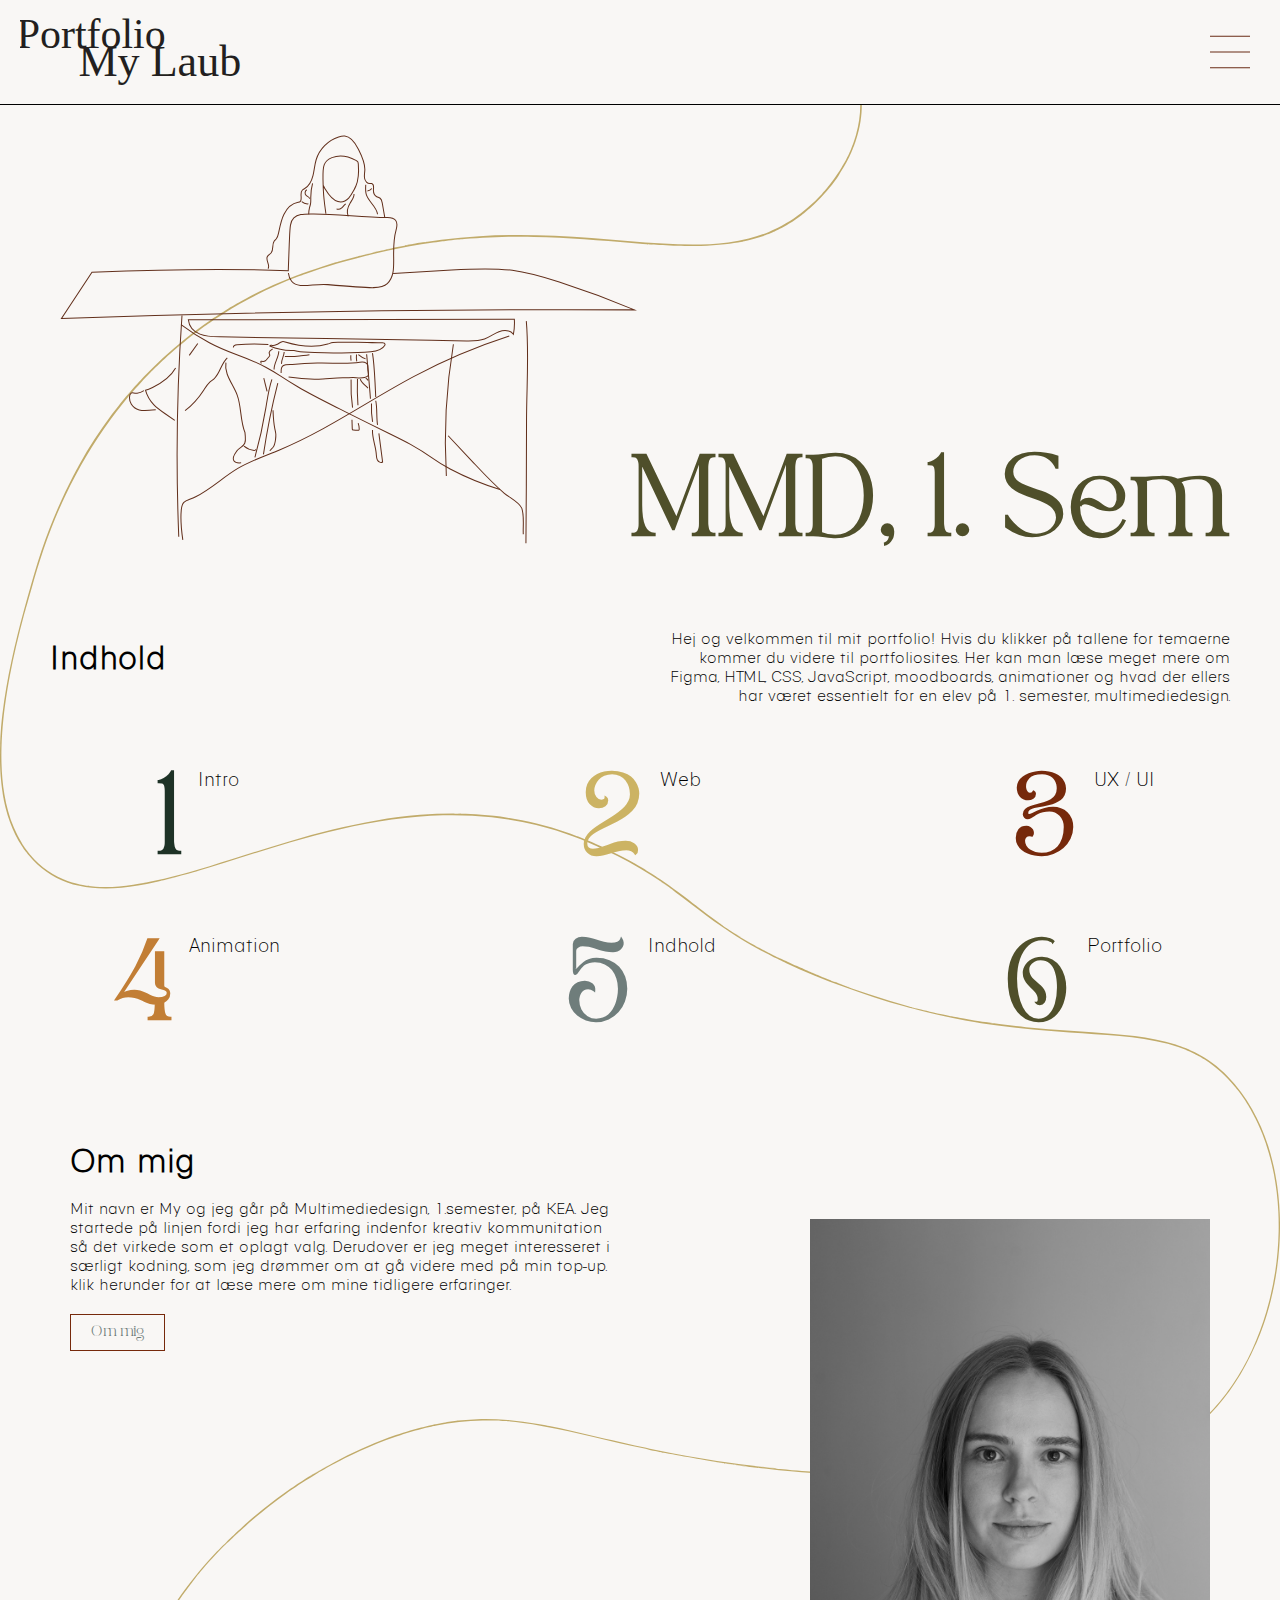
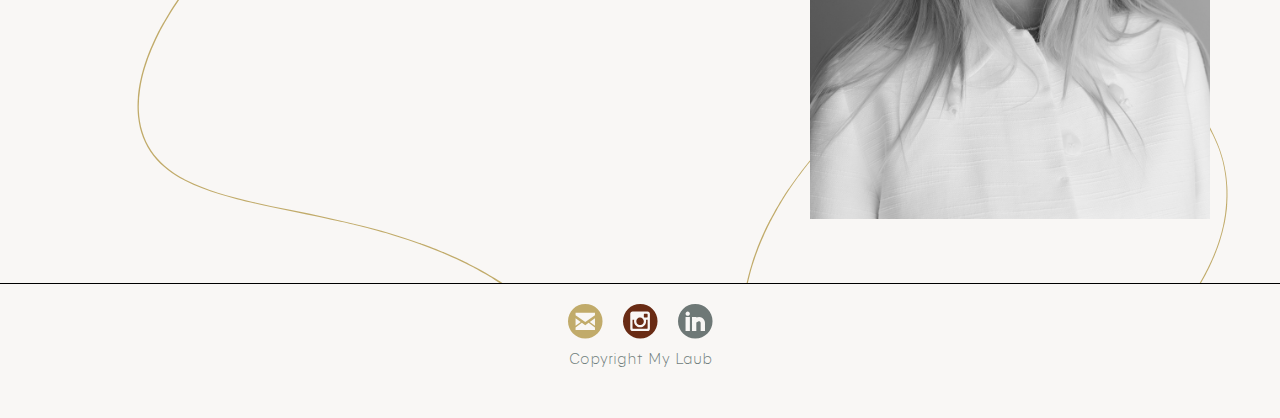
<file: index.html>
<!DOCTYPE html>
<html lang="da">
<head>
    <meta charset="UTF-8">
    <meta name="viewport" content="width=device-width, initial-scale=1.0">
    <title>Forside</title>
    <link rel="stylesheet" href="stylesheet.css">
</head>
<body>
<header>
        <!-- <a href="index.html" class="portfolio-link">Portfolio</a> -->
         <div class="logo">
         <a href="index.html"> <img src="img/logo_sort.svg" alt="logo"></a>
        </div>
        <!-- Burger Menu Icon -->
        <img src="img/burger_icon.svg" alt="Burger Menu" class="burger_menu" id="burgerMenu">

        <div id="popupMenu" class="popup-menu">
            <button class="close-btn">&times;</button>
            <div class="links">
            <a href="index.html">Forside</a>
            <a href="Ommig.html">Om mig</a>
            <a href="introuge.html">Intro</a>
            <a href="grundlaeggende_web.html">Web</a>
            <a href="grunlaeggende_ux_ui.html">UX / UI</a>
            <a href="anitmation.html">Animation</a>
            <a href="virksomhedssite.html">Indholdsproduktion</a>
            <a href="portfolio.html">Portfolio</a>
            </div>
            
         
        </div>
</header>

<section class="hero">
    <div class="hero_img">
        <img src="img/tegnebord.svg" alt="Tegning af et bord">
    </div>
    <h1 class="hero_text">MMD, 1. Sem</h1>
</section>

<section id="indhold">
    <div class="indhold">
        <div>
            <h2>Indhold</h2>
        </div>
        <div>
            <p>Hej og velkommen til mit portfolio! Hvis du klikker på tallene for temaerne kommer du videre til portfoliosites. Her kan man læse meget mere om Figma, HTML, CSS, JavaScript, moodboards, animationer og hvad der ellers har været essentielt for en elev på 1. semester, multimediedesign.</p>
        </div>
        
    </div>
</section>

<section class="tal-section">
    <div class="tal-item">
    <h1><a href="introuge.html">1</a></h1>
    <p>Intro</p>
</div>
<div class="tal-item">
    <h1><a href="grundlaeggende_web.html">2</a></h1>
    <p>Web</p>
</div>
<div class="tal-item">
    <h1><a href="grunlaeggende_ux_ui.html">3</a></h1>
    <p>UX / UI</p>
</div>
<div class="tal-item">
    <h1><a href="anitmation.html">4</a></h1>
    <p>Animation</p>
</div>
<div class="tal-item">
    <h1><a href="virksomhedssite.html">5</a></h1>
    <p>Indhold</p>
</div>
<div class="tal-item">
    <h1><a href="portfolio.html">6</a></h1>
    <p>Portfolio</p>
</div>

  </section>

<section class="om_mig" id="ommig">
    <h2>Om mig</h2>
    <div class="om_mig_grid">
        <div class="om_mig_text"><p>Mit navn er My og jeg går på Multimediedesign, 1.semester, på KEA. Jeg startede på linjen fordi jeg har erfaring indenfor kreativ kommunitation så det virkede som et oplagt valg. Derudover er jeg meget interesseret i særligt kodning, som jeg drømmer om at gå videre med på min top-up.
            klik herunder for at læse mere om mine tidligere erfaringer.
        </p>
            <a href="Ommig.html" class="knap">Om mig</a>
        </div>
        <div class="om_mig_foto">
            <img src="img/portraet.webp" alt="portræt">
        </div>
        
        
    </div>
</section>

<footer>
    <div class="sociale_links">
        <a href=""><img src="img/mail_icon.svg" alt=""></a>
     <a href="https://www.instagram.com/mylaub/"><img src="img/instagram_icon.svg" alt=""></a>
        <a href="https://dk.linkedin.com/in/my-laub-b43994232"><img src="img/linkenin_icon.svg" alt=""></a>
        
    </div>
    <p>Copyright My Laub</p>
    
</footer>
    

<script src="java.js"></script>
</body>
</html>
</file>
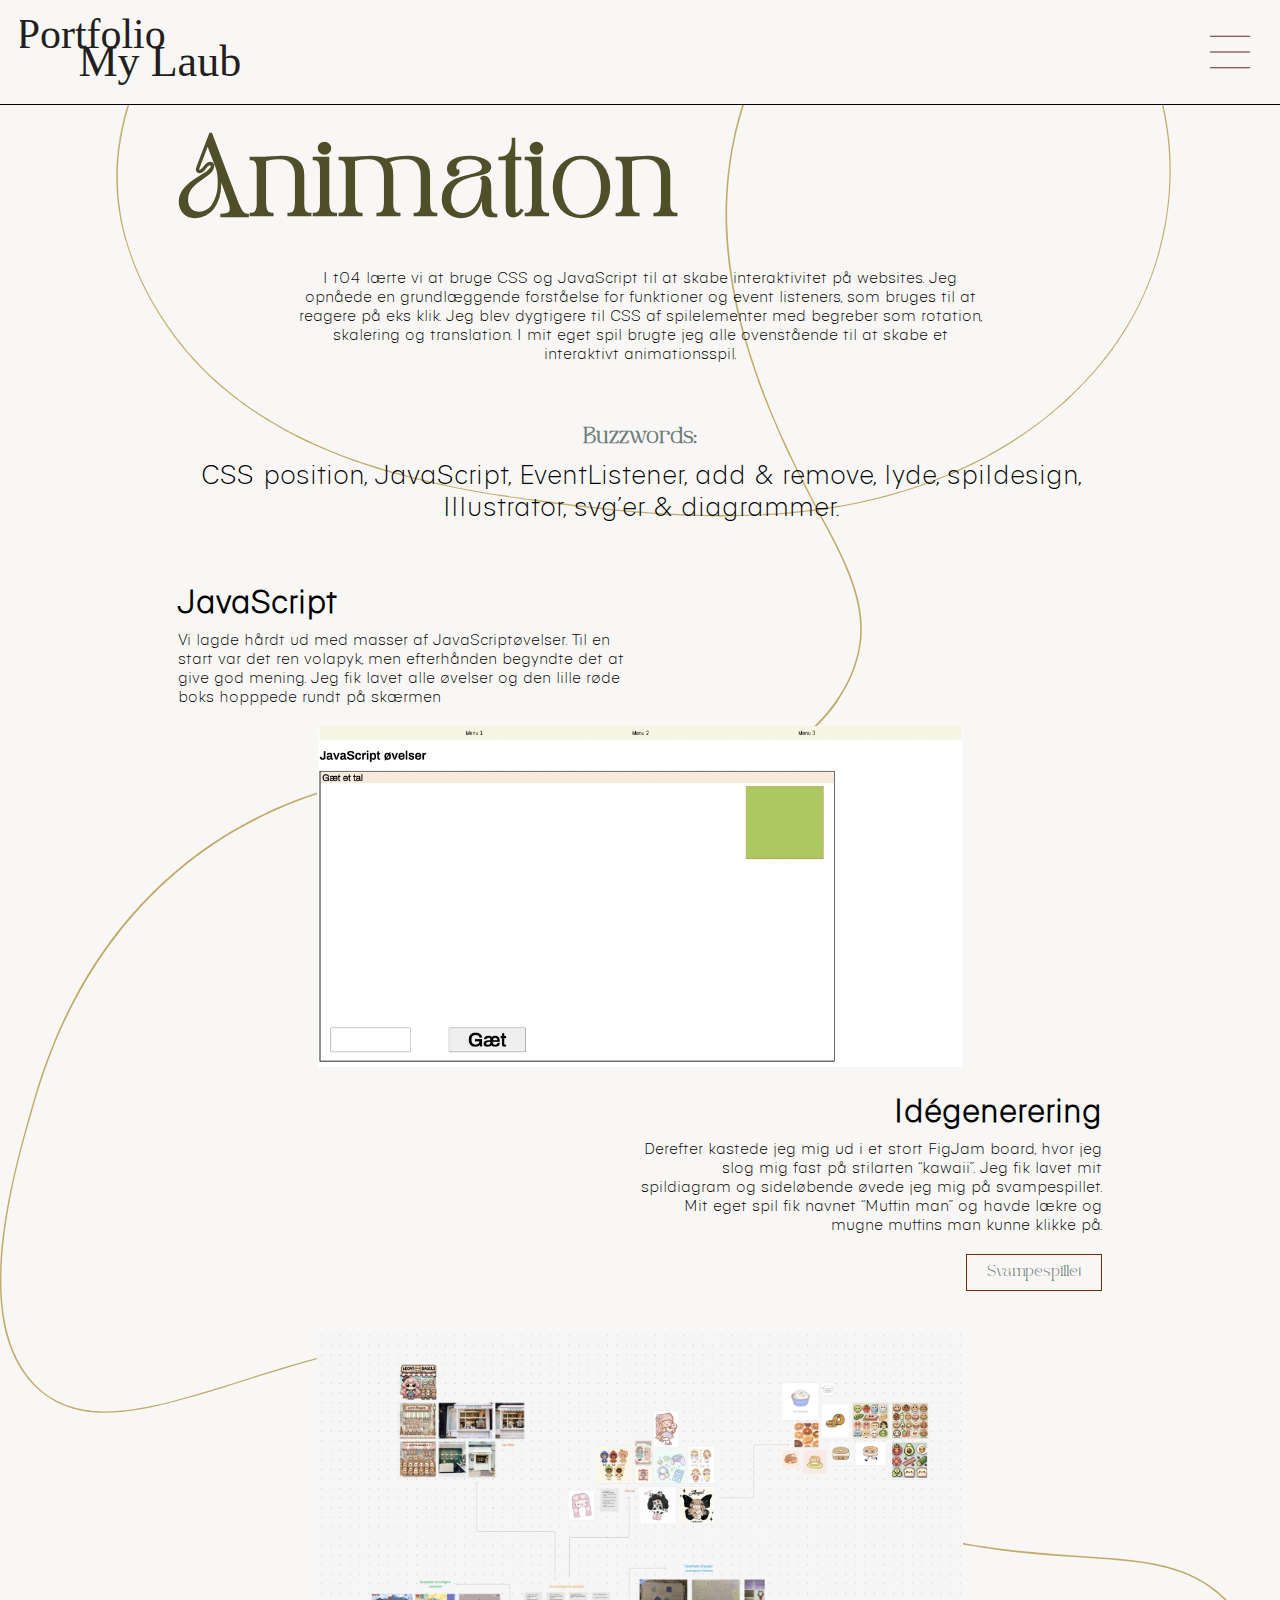
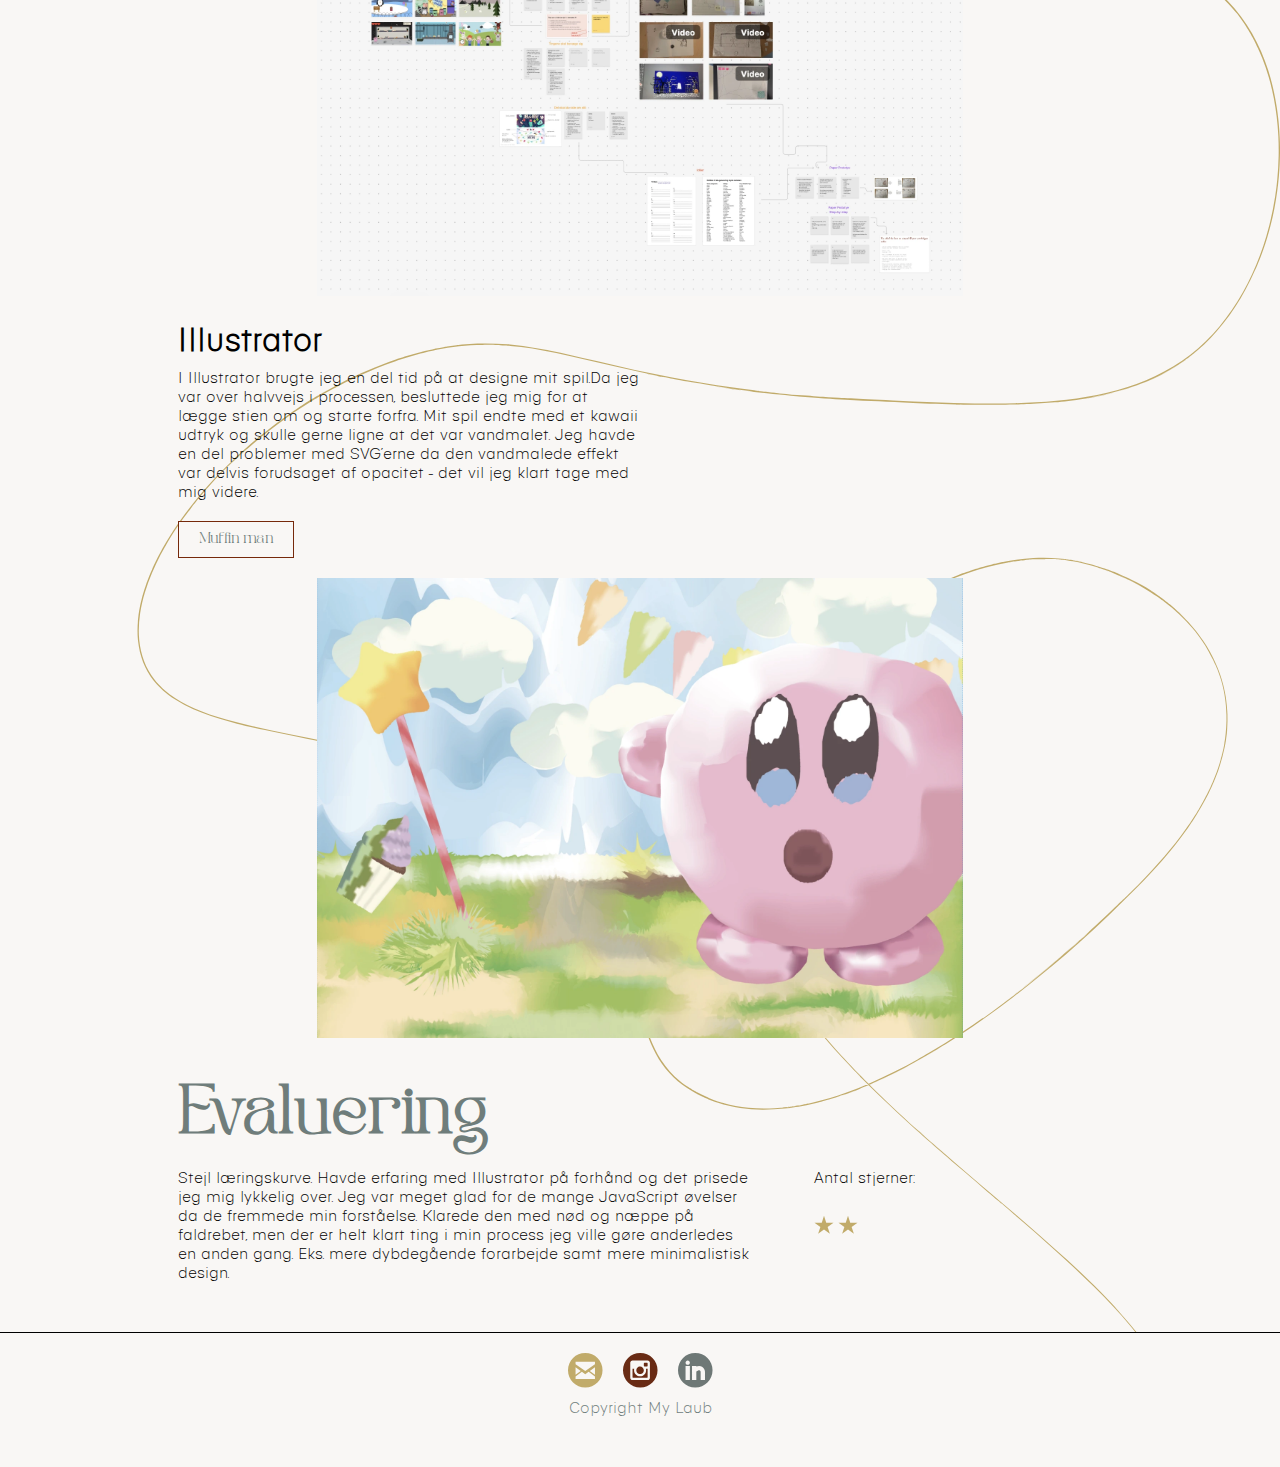
<file: anitmation.html>
<!DOCTYPE html>
<html lang="da">
<head>
    <meta charset="UTF-8">
    <meta name="viewport" content="width=device-width, initial-scale=1.0">
    <title>Animation</title>
    <link rel="stylesheet" href="stylesheet.css">
</head>
<body>
<header>
        <!-- <a href="index.html" class="portfolio-link">Portfolio</a> -->
        <div class="logo">
            <a href="index.html"> <img src="img/logo_sort.svg" alt="logo"></a>
           </div>
        <!-- Burger Menu Icon -->
        <img src="img/burger_icon.svg" alt="Burger Menu" class="burger_menu" id="burgerMenu">

        <div id="popupMenu" class="popup-menu">
            <button class="close-btn">&times;</button>
            <div class="links">
            <a href="index.html">Forside</a>
            <a href="Ommig.html">Om mig</a>
            <a href="introuge.html">Intro</a>
            <a href="grundlaeggende_web.html">Web</a>
            <a href="grunlaeggende_ux_ui.html">UX / UI</a>
            <a href="anitmation.html">Animation</a>
            <a href="virksomhedssite.html">Indholdsproduktion</a>
            <a href="portfolio.html">Portfolio</a>
            </div>
            
         
        </div>
</header>

<main>

    <section class="hero_tema">
        <h1>Animation</h1>
        <div>
            <p>I t04 lærte vi at bruge CSS og JavaScript til at skabe interaktivitet på websites. Jeg opnåede en grundlæggende forståelse for funktioner og event listeners, som bruges til at reagere på eks klik. Jeg blev dygtigere til CSS af spilelementer med begreber som rotation, skalering og translation. I mit eget spil brugte jeg alle ovenstående til at skabe et interaktivt animationsspil.</p>
        </div>
    </section>

    <section class="buzzwords">
        <h3>Buzzwords:</h3>
        <h2>CSS position, JavaScript, EventListener, add & remove, lyde, spildesign, Illustrator, svg’er & diagrammer.</h2>
    </section>
    <section class="process">

        
            <div class="left_grid">
                <h2>JavaScript</h2>
                <p>Vi lagde hårdt ud med masser af JavaScriptøvelser. Til en start var det ren volapyk, men efterhånden begyndte det at give god mening. Jeg fik lavet alle øvelser og den lille røde boks hopppede rundt på skærmen </p>
            </div>
            <div class="left_grid_img">
                <img src="img/JaveOevlser.webp" alt="Java øvelser">
            </div>
    

        
            <div class="right_grid">
                <h2>Idégenerering</h2>
                <p>Derefter kastede jeg mig ud i et stort FigJam board, hvor jeg slog mig fast på stilarten “kawaii”. Jeg fik lavet mit spildiagram og sideløbende øvede jeg mig på svampespillet. Mit eget spil fik navnet “Muffin man” og havde lækre og mugne muffins man kunne klikke på.</p>
                <a href="https://mylaub.dk/t04/svampespillet/spil.html" class="knap_tema_right">Svampespillet</a>
            </div>
            <div class="right_grid_img">
               <img src="img/Animation_mood.webp" alt="Idegenerering moodboard">
            </div>
        

        
            <div class="left_grid">
                <h2>Illustrator</h2>
                <p>I Illustrator brugte jeg en del tid på at designe mit spil.Da jeg var over halvvejs i processen, besluttede jeg mig for at lægge stien om og starte forfra. Mit spil endte med et kawaii udtryk og skulle gerne ligne at det var vandmalet. Jeg havde en del problemer med SVG’erne da den vandmalede effekt var delvis forudsaget af opacitet - det vil jeg klart tage med mig videre.</p>
                <a href="https://mylaub.dk/t04/muffinman/mitspil2.html" class="knap_tema">Muffin man</a>
            </div>
            <div class="left_grid_img">
               <img src="img/Animation_spil.webp" alt="Mit spil">
            </div>
        

    </section>

    <Section class="evaluering">
        <h1>Evaluering</h1>

        <div class="evaluering_grid">
            <div>
                <p>Stejl læringskurve. Havde erfaring med Illustrator på forhånd og det prisede jeg mig lykkelig over. Jeg var meget glad for de mange JavaScript øvelser da de fremmede min forståelse. Klarede den med nød og næppe på faldrebet, men der er helt klart ting i min process jeg ville gøre anderledes en anden gang. Eks. mere dybdegående forarbejde samt mere minimalistisk design.  </p>
            </div>
            <div>
                <p>Antal stjerner:</p>
                <svg xmlns="http://www.w3.org/2000/svg" width="39" height="36" viewBox="0 0 39 36" fill="none">
                    <path d="M19.5 0L23.878 13.4742H38.0456L26.5838 21.8017L30.9618 35.2758L19.5 26.9483L8.03819 35.2758L12.4162 21.8017L0.954397 13.4742H15.122L19.5 0Z" fill="#C1AB6A"/>
                    </svg>
                    <svg xmlns="http://www.w3.org/2000/svg" width="39" height="36" viewBox="0 0 39 36" fill="none">
                        <path d="M19.5 0L23.878 13.4742H38.0456L26.5838 21.8017L30.9618 35.2758L19.5 26.9483L8.03819 35.2758L12.4162 21.8017L0.954397 13.4742H15.122L19.5 0Z" fill="#C1AB6A"/>
                        </svg>
            </div>
        </div>
    </Section>


</main>


<footer>
    <div class="sociale_links">
        <a href=""><img src="img/mail_icon.svg" alt=""></a>
     <a href="https://www.instagram.com/mylaub/"><img src="img/instagram_icon.svg" alt=""></a>
        <a href="https://dk.linkedin.com/in/my-laub-b43994232"><img src="img/linkenin_icon.svg" alt=""></a>
        
    </div>
    <p>Copyright My Laub</p>
    
</footer>
    

<script src="java.js"></script>
</body>
</html>
</file>
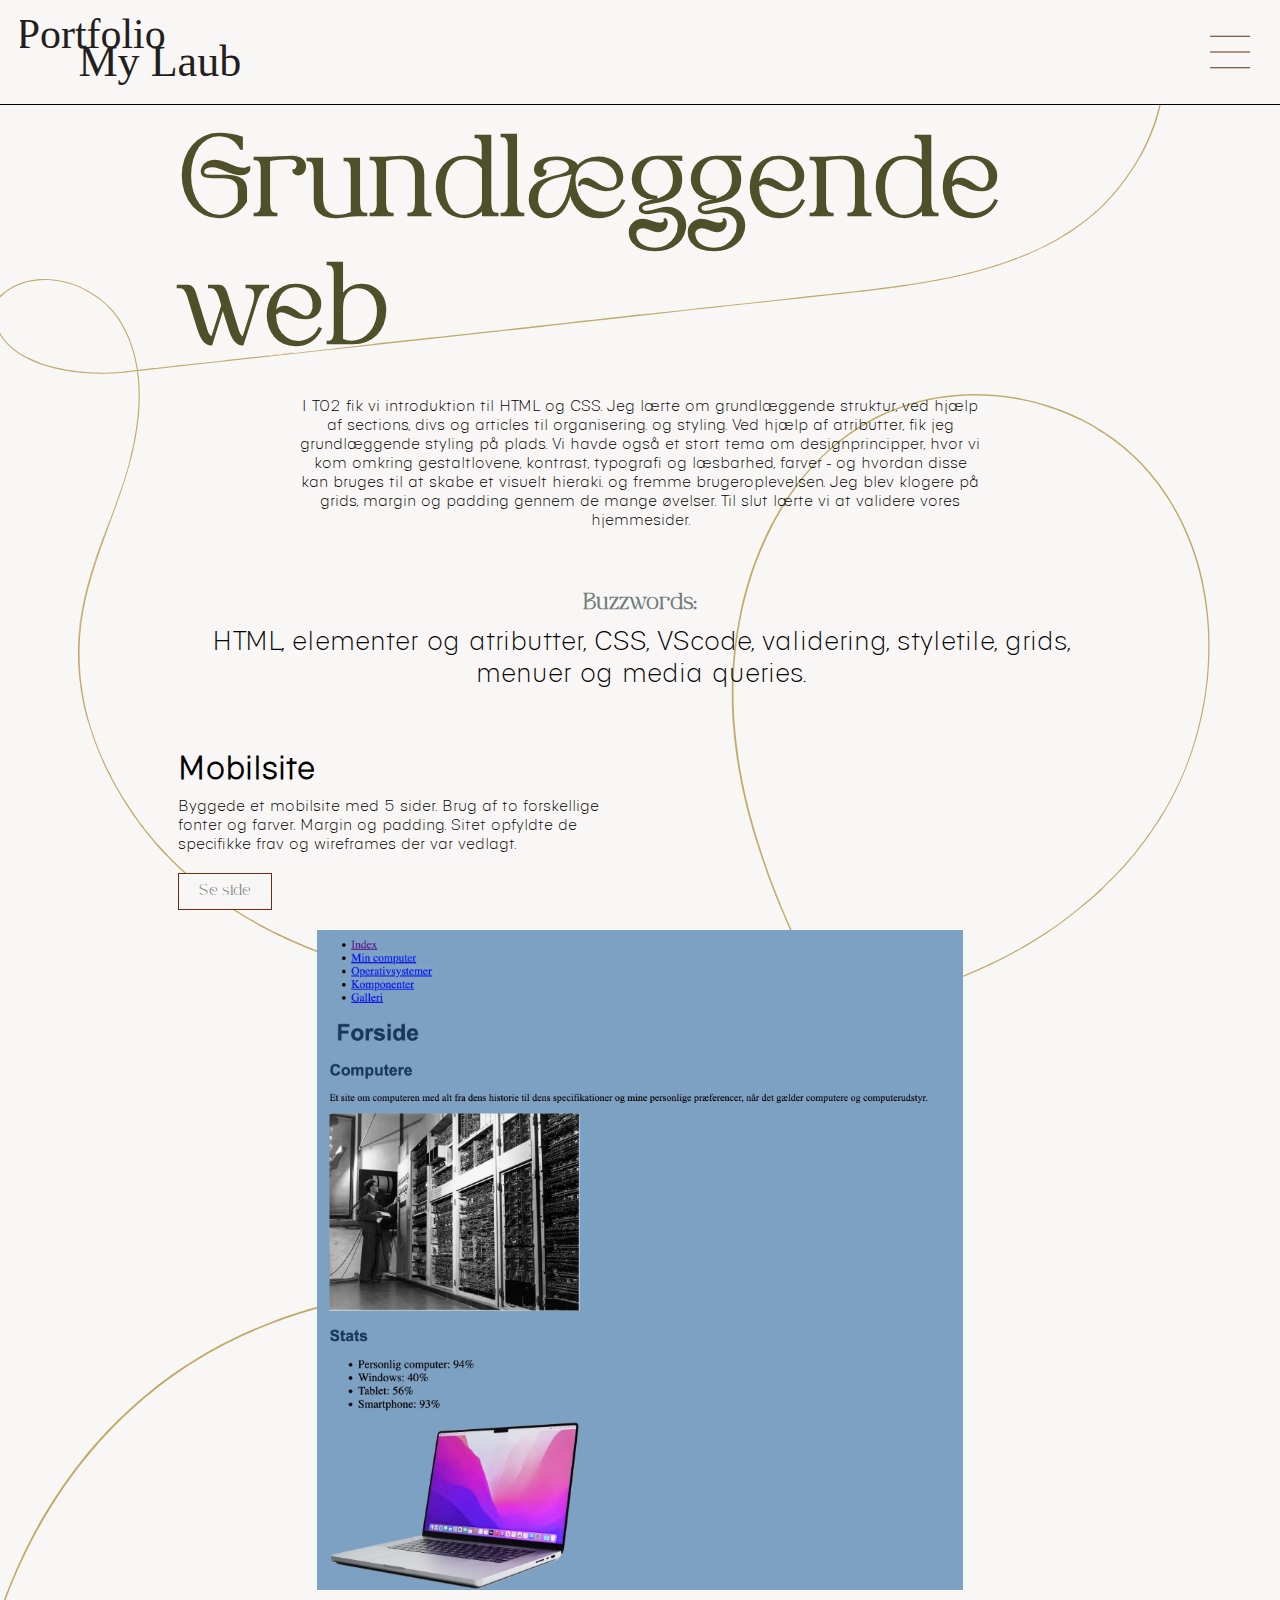
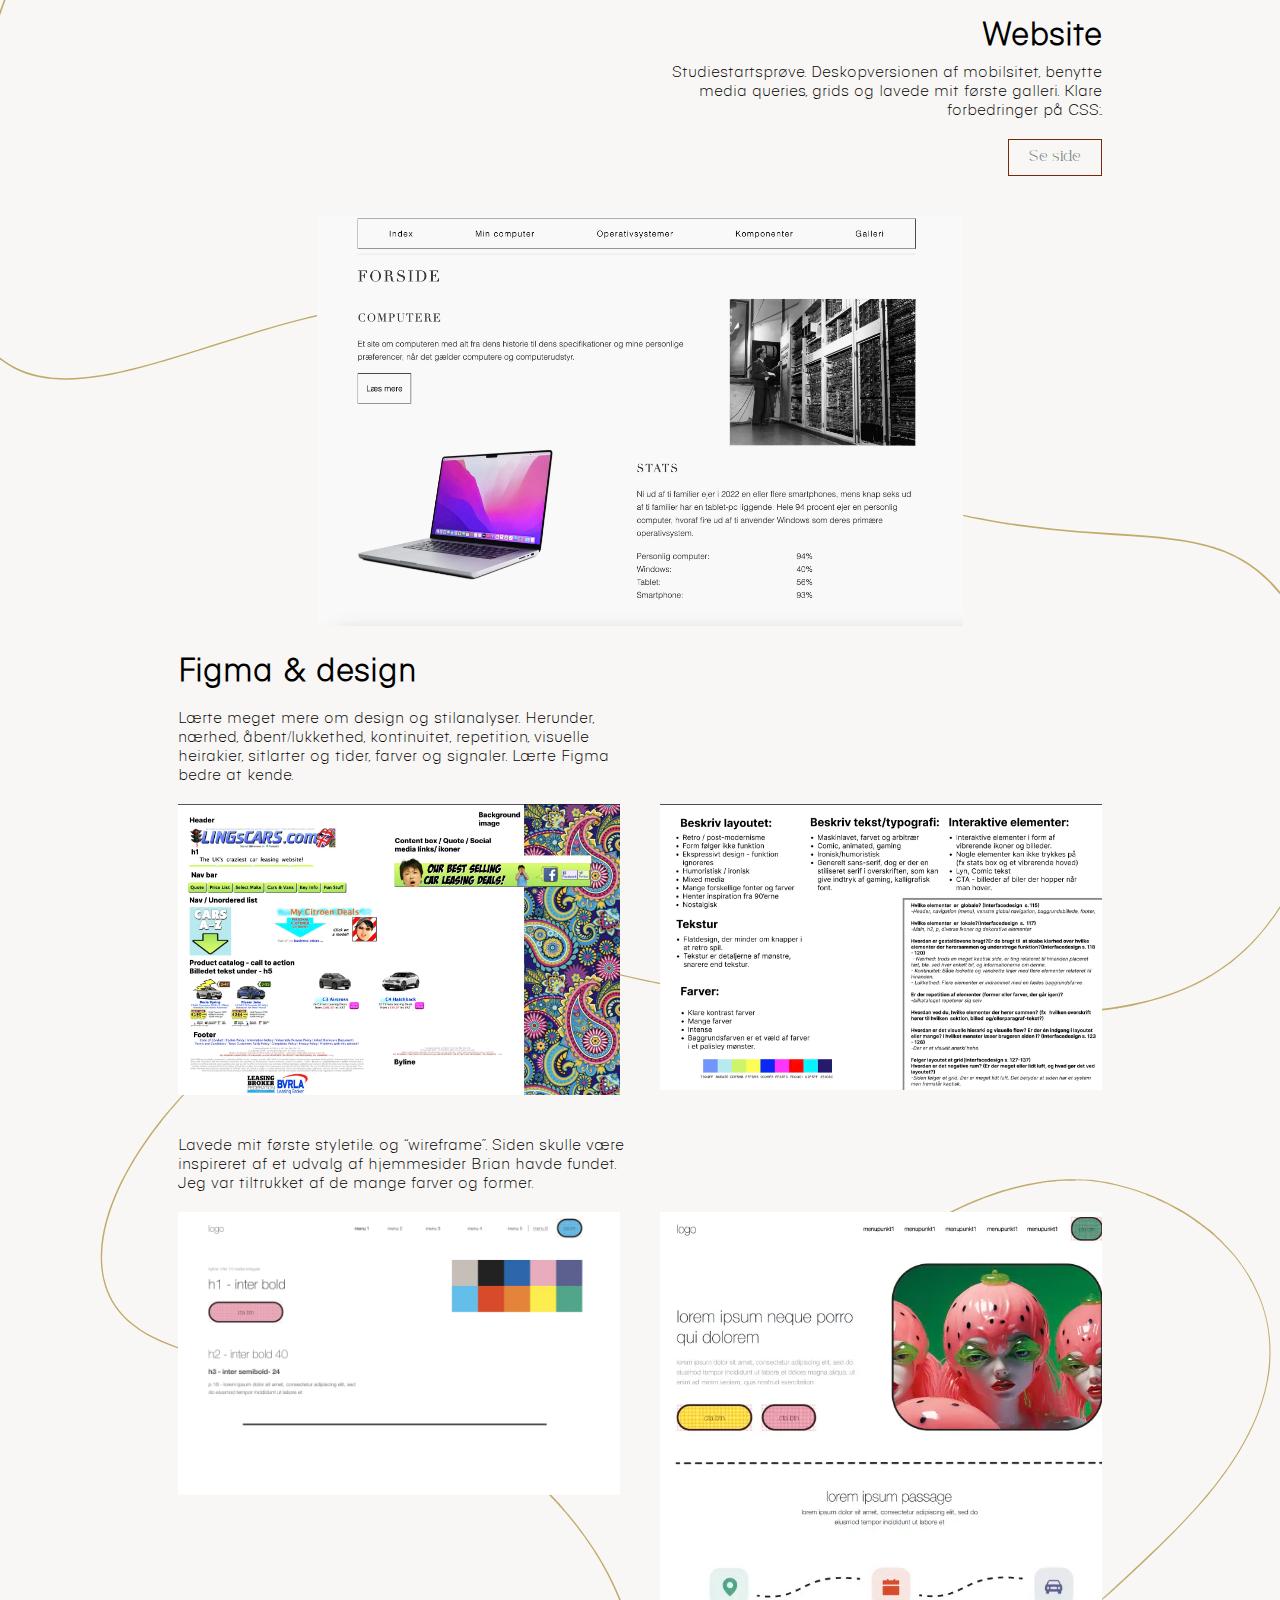
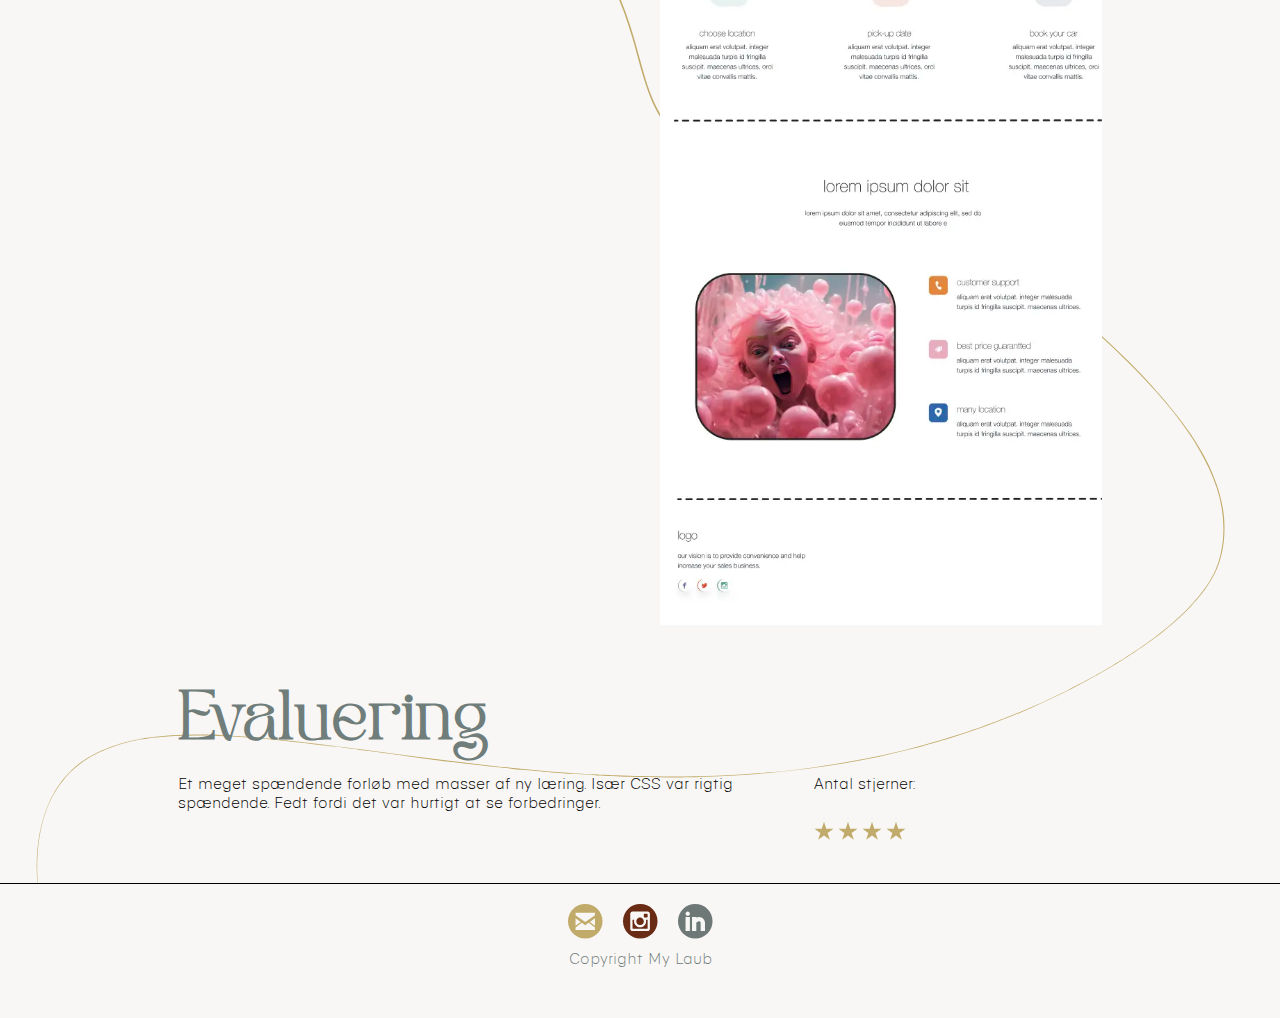
<file: grundlaeggende_web.html>
<!DOCTYPE html>
<html lang="da">
<head>
    <meta charset="UTF-8">
    <meta name="viewport" content="width=device-width, initial-scale=1.0">
    <title>Grundlæggende web</title>
    <link rel="stylesheet" href="stylesheet.css">
</head>
<body>
<header>
        <!-- <a href="index.html" class="portfolio-link">Portfolio</a> -->
        <div class="logo">
            <a href="index.html"> <img src="img/logo_sort.svg" alt="logo"></a>
           </div>
        <!-- Burger Menu Icon -->
        <img src="img/burger_icon.svg" alt="Burger Menu" class="burger_menu" id="burgerMenu">

        <div id="popupMenu" class="popup-menu">
            <button class="close-btn">&times;</button>
            <div class="links">
            <a href="index.html">Forside</a>
            <a href="Ommig.html">Om mig</a>
            <a href="introuge.html">Intro</a>
            <a href="grundlaeggende_web.html">Web</a>
            <a href="grunlaeggende_ux_ui.html">UX / UI</a>
            <a href="anitmation.html">Animation</a>
            <a href="virksomhedssite.html">Indholdsproduktion</a>
            <a href="portfolio.html">Portfolio</a>
            </div>
            
         
        </div>
</header>

<main>

    <section class="hero_tema">
        <h1>Grundlæggende web</h1>
        <div>
            <p>I T02 fik vi introduktion til HTML og CSS. Jeg lærte om grundlæggende struktur, ved hjælp af sections, divs og articles til organisering. og styling. Ved hjælp af atributter, fik jeg grundlæggende styling på plads. Vi havde også et stort tema om designprincipper, hvor vi kom omkring gestaltlovene, kontrast, typografi og læsbarhed, farver - og hvordan disse kan bruges til at skabe et visuelt hieraki. og fremme brugeroplevelsen.
            Jeg blev klogere på grids, margin og padding gennem de mange øvelser. Til slut lærte vi at validere vores hjemmesider. </p>
        </div>
    </section>

    <section class="buzzwords">
        <h3>Buzzwords:</h3>
        <h2>HTML, elementer og atributter, CSS, VScode, validering, styletile, grids, menuer og media queries.</h2>
    </section>
    <section class="process">
        <div class="process_grid">
            <div class="left_grid">
                <h2>Mobilsite</h2>
                <p>Byggede et mobilsite med 5 sider. Brug af to forskellige fonter og farver. Margin og padding. Sitet opfyldte de specifikke frav og wireframes der var vedlagt.</p>
                <a href="https://mylaub.dk/t02/mobilsite/index.html" class="knap_tema">Se side</a>
            </div>
            <div class="left_grid_img">
                <img src="img/mobilsite_mincomputer.webp" alt="Mobilsite">
            </div>
           

        
            <div class="right_grid">
                <h2>Website</h2>
                <p>Studiestartsprøve. Deskopversionen af mobilsitet, benytte media queries, grids og lavede mit første galleri. Klare forbedringer på CSS:. </p>
                <a href="https://mylaub.dk/t02/website/index.html" class="knap_tema_right">Se side</a>
            </div>
            <div class="right_grid_img">
                <img src="img/website_mincomputer.webp" alt="Website">
            </div>
        
        
    </div>
    </section>

    <!-- <section class="figma_design">
        <h2>Figma & design</h2>
        <div class="design_gitter">
             <div> 
                <p>Lærte meget mere om design og stilanalyser. Herunder, nærhed, åbent/lukkethed, kontinuitet, repetition, visuelle heirakier, sitlarter og tider, farver og signaler. Lærte Figma bedre at kende.</p>
                 <img src="img/lingscars.webp" alt="Lings cars">
                    <img src="img/lingscars2.webp" alt="Lings cars">
            </div>
        
            <div>
                <p>Lavede mit første styletile. og “wireframe”. Siden skulle være inspireret af et udvalg af hjemmesider Brian havde fundet. Jeg var tiltrukket af de mange farver og former.</p>
                <img src="img/figma_foto1.webp" alt="Figma eksempel">
                 <img src="img/figma_foto2.webp" alt="Figma eksempel">
            </div>
        </div>
                   
         </div>
    </section> -->

    <section class="figmadesign2">
        <h2>Figma & design</h2>
       
            <div class="left_grid">
                <p>Lærte meget mere om design og stilanalyser. Herunder, nærhed, åbent/lukkethed, kontinuitet, repetition, visuelle heirakier, sitlarter og tider, farver og signaler. Lærte Figma bedre at kende.</p>
            </div>
            <div class="left_grid_img2">
                <img src="img/lingscars.webp" alt="Lings cars">
                <img src="img/lingscars2.webp" alt="Lings cars">
            </div>
            <div class="left_grid">
                <p>Lavede mit første styletile. og “wireframe”. Siden skulle være inspireret af et udvalg af hjemmesider Brian havde fundet. Jeg var tiltrukket af de mange farver og former.</p>
            </div>
            <div class="left_grid_img2">
                <img src="img/figma_foto1.webp" alt="Figma eksempel">
                <img src="img/figma_foto2.webp" alt="Figma eksempel">
            </div>
            

    </section>

    <Section class="evaluering">
        <h1>Evaluering</h1>

        <div class="evaluering_grid">
            <div>
                <p>Et meget spændende forløb med masser af ny læring. Især CSS var rigtig spændende. Fedt fordi det var hurtigt at se forbedringer.</p>
            </div>
            <div>
                <p>Antal stjerner:</p>
                <svg xmlns="http://www.w3.org/2000/svg" width="39" height="36" viewBox="0 0 39 36" fill="none">
                    <path d="M19.5 0L23.878 13.4742H38.0456L26.5838 21.8017L30.9618 35.2758L19.5 26.9483L8.03819 35.2758L12.4162 21.8017L0.954397 13.4742H15.122L19.5 0Z" fill="#C1AB6A"/>
                    </svg>
                    <svg xmlns="http://www.w3.org/2000/svg" width="39" height="36" viewBox="0 0 39 36" fill="none">
                        <path d="M19.5 0L23.878 13.4742H38.0456L26.5838 21.8017L30.9618 35.2758L19.5 26.9483L8.03819 35.2758L12.4162 21.8017L0.954397 13.4742H15.122L19.5 0Z" fill="#C1AB6A"/>
                        </svg>
                        <svg xmlns="http://www.w3.org/2000/svg" width="39" height="36" viewBox="0 0 39 36" fill="none">
                            <path d="M19.5 0L23.878 13.4742H38.0456L26.5838 21.8017L30.9618 35.2758L19.5 26.9483L8.03819 35.2758L12.4162 21.8017L0.954397 13.4742H15.122L19.5 0Z" fill="#C1AB6A"/>
                            </svg>
                            <svg xmlns="http://www.w3.org/2000/svg" width="39" height="36" viewBox="0 0 39 36" fill="none">
                                <path d="M19.5 0L23.878 13.4742H38.0456L26.5838 21.8017L30.9618 35.2758L19.5 26.9483L8.03819 35.2758L12.4162 21.8017L0.954397 13.4742H15.122L19.5 0Z" fill="#C1AB6A"/>
                                </svg>
            </div>
        </div>
    </Section>


</main>


<footer>
    <div class="sociale_links">
        <a href=""><img src="img/mail_icon.svg" alt=""></a>
     <a href="https://www.instagram.com/mylaub/"><img src="img/instagram_icon.svg" alt=""></a>
        <a href="https://dk.linkedin.com/in/my-laub-b43994232"><img src="img/linkenin_icon.svg" alt=""></a>
        
    </div>
    <p>Copyright My Laub</p>
    
</footer>
    

<script src="java.js"></script>
</body>
</html>
</file>
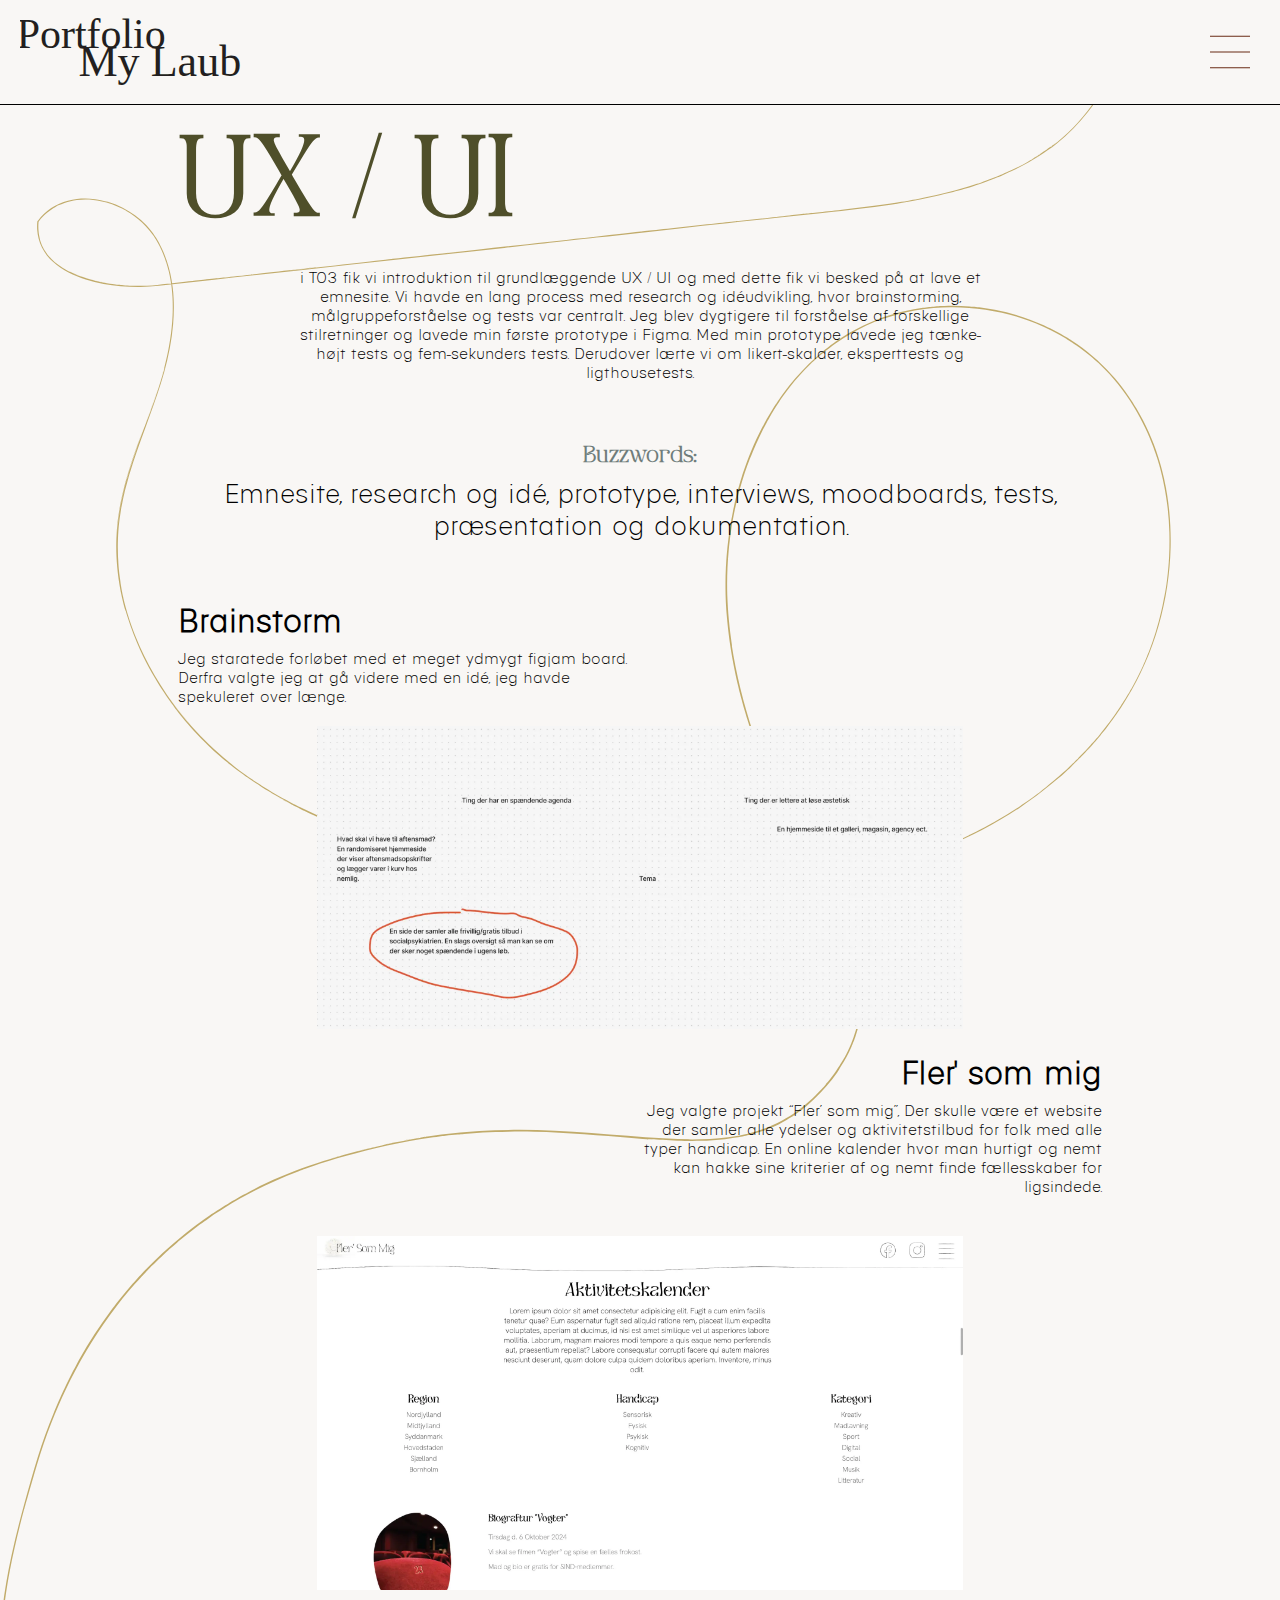
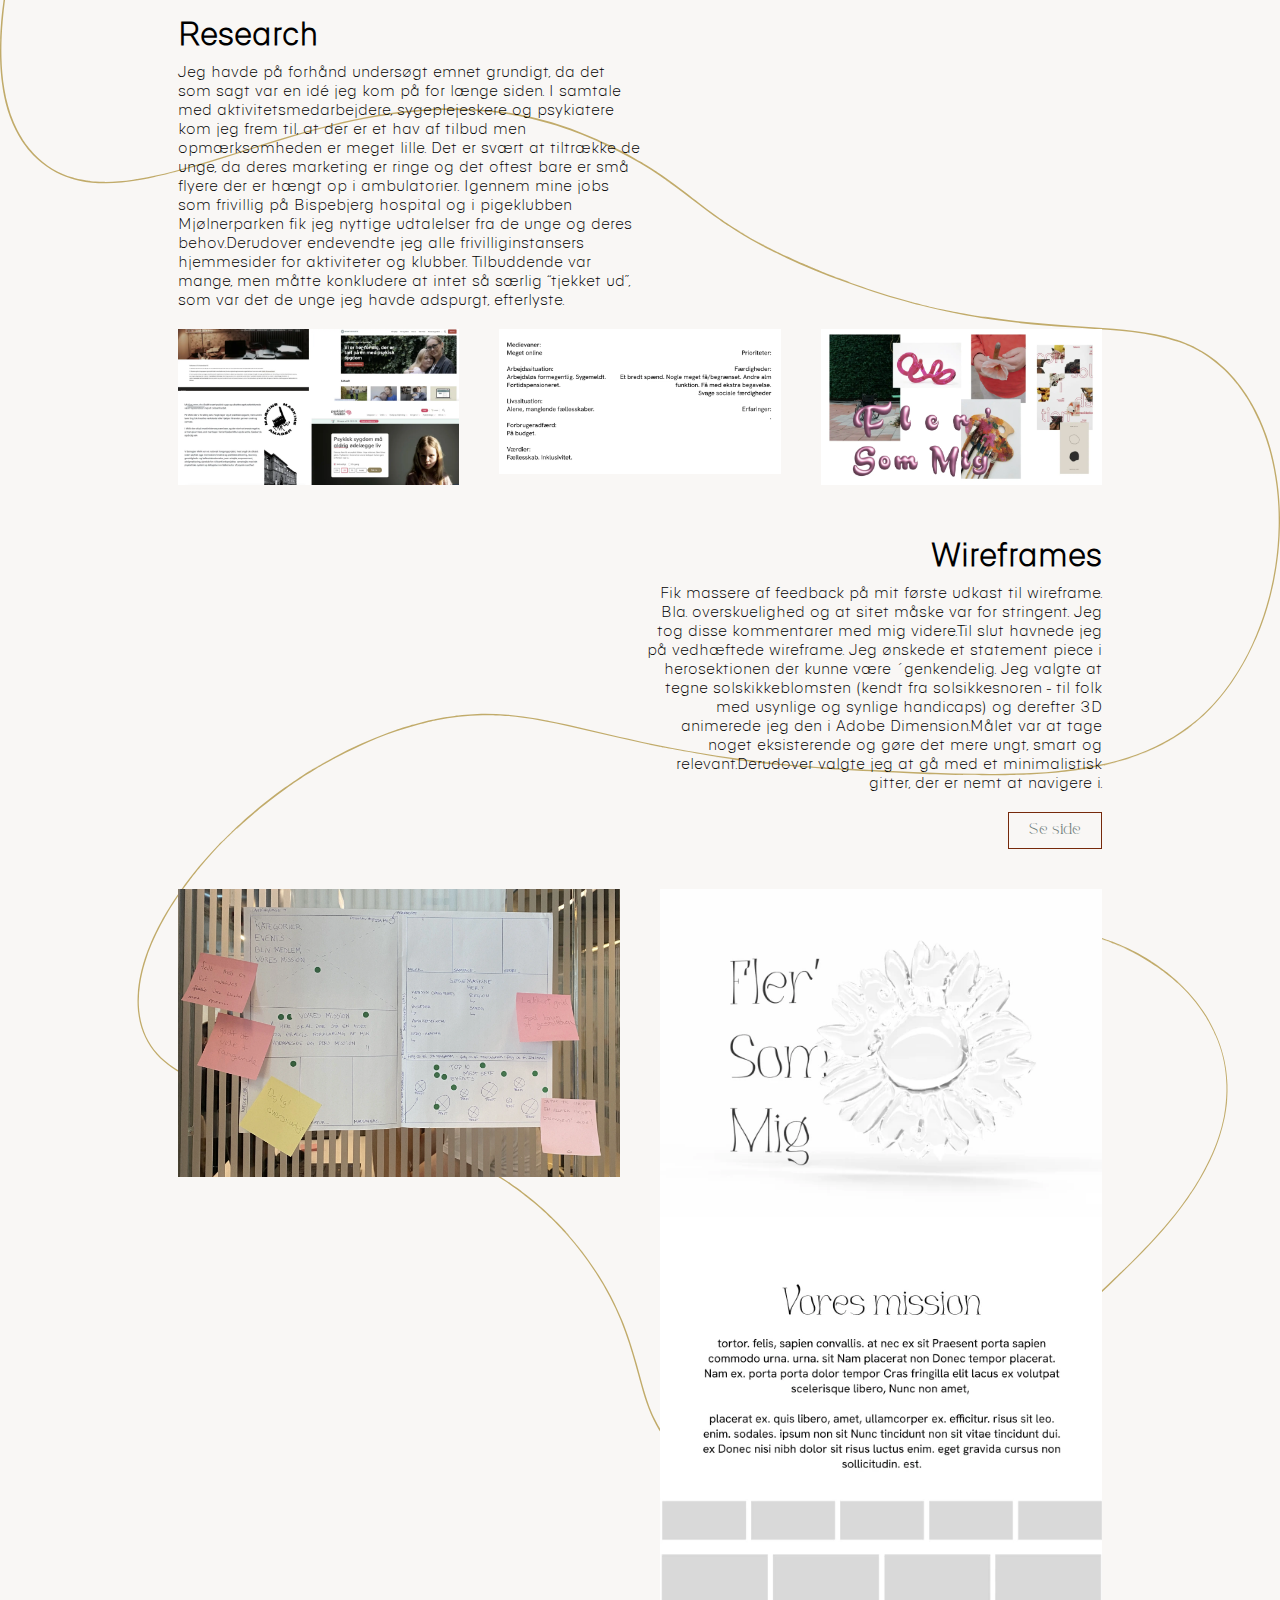
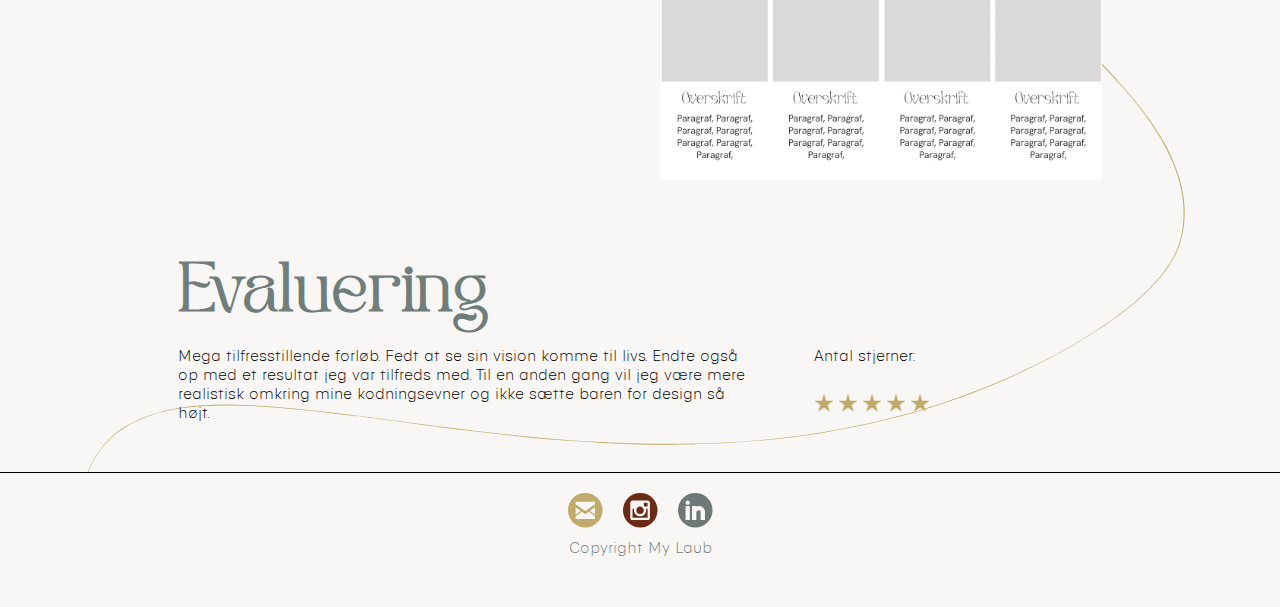
<file: grunlaeggende_ux_ui.html>
<!DOCTYPE html>
<html lang="da">
<head>
    <meta charset="UTF-8">
    <meta name="viewport" content="width=device-width, initial-scale=1.0">
    <title>Grundlæggende UX / UI</title>
    <link rel="stylesheet" href="stylesheet.css">
</head>
<body>
<header>
        <!-- <a href="index.html" class="portfolio-link">Portfolio</a> -->
        <div class="logo">
            <a href="index.html"> <img src="img/logo_sort.svg" alt="logo"></a>
           </div>
        <!-- Burger Menu Icon -->
        <img src="img/burger_icon.svg" alt="Burger Menu" class="burger_menu" id="burgerMenu">

        <div id="popupMenu" class="popup-menu">
            <button class="close-btn">&times;</button>
            <div class="links">
            <a href="index.html">Forside</a>
            <a href="Ommig.html">Om mig</a>
            <a href="introuge.html">Intro</a>
            <a href="grundlaeggende_web.html">Web</a>
            <a href="grunlaeggende_ux_ui.html">UX / UI</a>
            <a href="anitmation.html">Animation</a>
            <a href="virksomhedssite.html">Indholdsproduktion</a>
            <a href="portfolio.html">Portfolio</a>
            </div>
            
         
        </div>
</header>

<main>

    <section class="hero_tema">
        <h1>UX / UI</h1>
        <div>
            <p>i T03 fik vi introduktion til grundlæggende UX / UI og med dette fik vi besked på at lave et emnesite. Vi havde en lang process med research og idéudvikling, hvor brainstorming, målgruppeforståelse og tests var centralt. Jeg blev dygtigere til forståelse af forskellige stilretninger og lavede min første prototype i Figma. Med min prototype lavede jeg tænke-højt tests og fem-sekunders tests. Derudover lærte vi om likert-skalaer, eksperttests og ligthousetests. </p>
        </div>
    </section>

    <section class="buzzwords">
        <h3>Buzzwords:</h3>
        <h2>Emnesite, research og idé, prototype, interviews, moodboards, tests, præsentation og dokumentation.</h2>
    </section>
    <section class="process">
    
            <div class="left_grid">
                <h2>Brainstorm</h2>
                <p>Jeg staratede forløbet med et meget ydmygt figjam board. Derfra valgte jeg at gå videre med en idé, jeg havde spekuleret over længe. </p>
            </div>
            <div class="left_grid_img">
                <img src="img/figjam_emnesite.webp" alt="FigJam">
            </div>

        
            <div class="right_grid">
                <h2>Fler' som mig</h2>
                <p>Jeg valgte projekt “Fler’ som mig”, Der skulle være et website der samler alle ydelser og aktivitetstilbud for folk med alle typer handicap. En online kalender hvor man hurtigt og nemt kan hakke sine kriterier af og nemt finde fællesskaber for ligsindede. </p>
            </div>
            <div class="right_grid_img">
               <img src="img/aktivitetskalender.webp" alt="aktivitetskalender">
            </div>
        

        
            <div class="left_grid">
                <h2>Research</h2>
                <p>Jeg havde på forhånd undersøgt emnet grundigt, da det som sagt var en idé jeg kom på for længe siden. I samtale med aktivitetsmedarbejdere, sygeplejeskere og psykiatere kom jeg frem til, at der er et hav af tilbud men opmærksomheden er meget lille. Det er svært at tiltrække de unge, da deres marketing er ringe og det oftest bare er små flyere der er hængt op i ambulatorier. 

                    Igennem mine jobs som frivillig på Bispebjerg hospital og i pigeklubben Mjølnerparken fik jeg nyttige udtalelser fra de unge og deres behov.Derudover endevendte jeg alle frivilliginstansers hjemmesider for aktiviteter og klubber. Tilbuddende var mange, men måtte konkludere at intet så særlig “tjekket ud”, som var det de unge jeg havde adspurgt, efterlyste.</p>
            </div>
            <div class="inspiration_img">
               <img src="img/flersommig_research.webp" alt="research">
               <img src="img/flersommig_research2.webp" alt="research">
               <img src="img/flersommig_mood.webp" alt="moodboard">
            </div>
        

        
            <div class="right_grid">
                <h2>Wireframes</h2>
                <p>Fik massere af feedback på mit første udkast til wireframe. Bla. overskuelighed og at sitet måske var for stringent. Jeg tog disse kommentarer med mig videre.Til slut havnede jeg på vedhæftede wireframe. Jeg ønskede et statement piece i herosektionen der kunne være ´genkendelig. Jeg valgte at tegne solskikkeblomsten (kendt fra solsikkesnoren - til folk med usynlige og synlige handicaps) og derefter 3D animerede jeg den i Adobe Dimension.Målet var at tage noget eksisterende og gøre det mere ungt, smart og relevant.Derudover valgte jeg at gå med et minimalistisk gitter, der er nemt at navigere i.</p>
                <a href="https://mylaub.dk/t03/index.html" class="knap_tema_right">Se side</a>
            </div>
            <div class="right_grid_img2">
                <img src="img/flersommig_wireframe.webp" alt="wireframe">
                <img src="img/flersommig_wireframe_finale.webp" alt="wireframe">
            </div>
    
    </section>

    <Section class="evaluering">
        <h1>Evaluering</h1>

        <div class="evaluering_grid">
            <div>
                <p>Mega tilfresstillende forløb. Fedt at se sin vision komme til livs. Endte også op med et resultat jeg var tilfreds med. Til en anden gang vil jeg være mere realistisk omkring mine kodningsevner og ikke sætte baren for design så højt.</p>
            </div>
            <div>
                <p>Antal stjerner:</p>
                <svg xmlns="http://www.w3.org/2000/svg" width="39" height="36" viewBox="0 0 39 36" fill="none">
                    <path d="M19.5 0L23.878 13.4742H38.0456L26.5838 21.8017L30.9618 35.2758L19.5 26.9483L8.03819 35.2758L12.4162 21.8017L0.954397 13.4742H15.122L19.5 0Z" fill="#C1AB6A"/>
                    </svg>
                    <svg xmlns="http://www.w3.org/2000/svg" width="39" height="36" viewBox="0 0 39 36" fill="none">
                        <path d="M19.5 0L23.878 13.4742H38.0456L26.5838 21.8017L30.9618 35.2758L19.5 26.9483L8.03819 35.2758L12.4162 21.8017L0.954397 13.4742H15.122L19.5 0Z" fill="#C1AB6A"/>
                        </svg>
                        <svg xmlns="http://www.w3.org/2000/svg" width="39" height="36" viewBox="0 0 39 36" fill="none">
                            <path d="M19.5 0L23.878 13.4742H38.0456L26.5838 21.8017L30.9618 35.2758L19.5 26.9483L8.03819 35.2758L12.4162 21.8017L0.954397 13.4742H15.122L19.5 0Z" fill="#C1AB6A"/>
                            </svg>
                            <svg xmlns="http://www.w3.org/2000/svg" width="39" height="36" viewBox="0 0 39 36" fill="none">
                                <path d="M19.5 0L23.878 13.4742H38.0456L26.5838 21.8017L30.9618 35.2758L19.5 26.9483L8.03819 35.2758L12.4162 21.8017L0.954397 13.4742H15.122L19.5 0Z" fill="#C1AB6A"/>
                                </svg>
                                <svg xmlns="http://www.w3.org/2000/svg" width="39" height="36" viewBox="0 0 39 36" fill="none">
                                    <path d="M19.5 0L23.878 13.4742H38.0456L26.5838 21.8017L30.9618 35.2758L19.5 26.9483L8.03819 35.2758L12.4162 21.8017L0.954397 13.4742H15.122L19.5 0Z" fill="#C1AB6A"/>
                                    </svg>
            </div>
        </div>
    </Section>


</main>


<footer>
    <div class="sociale_links">
        <a href=""><img src="img/mail_icon.svg" alt=""></a>
     <a href="https://www.instagram.com/mylaub/"><img src="img/instagram_icon.svg" alt=""></a>
        <a href="https://dk.linkedin.com/in/my-laub-b43994232"><img src="img/linkenin_icon.svg" alt=""></a>
        
    </div>
    <p>Copyright My Laub</p>
    
</footer>
    

<script src="java.js"></script>
</body>
</html>
</file>
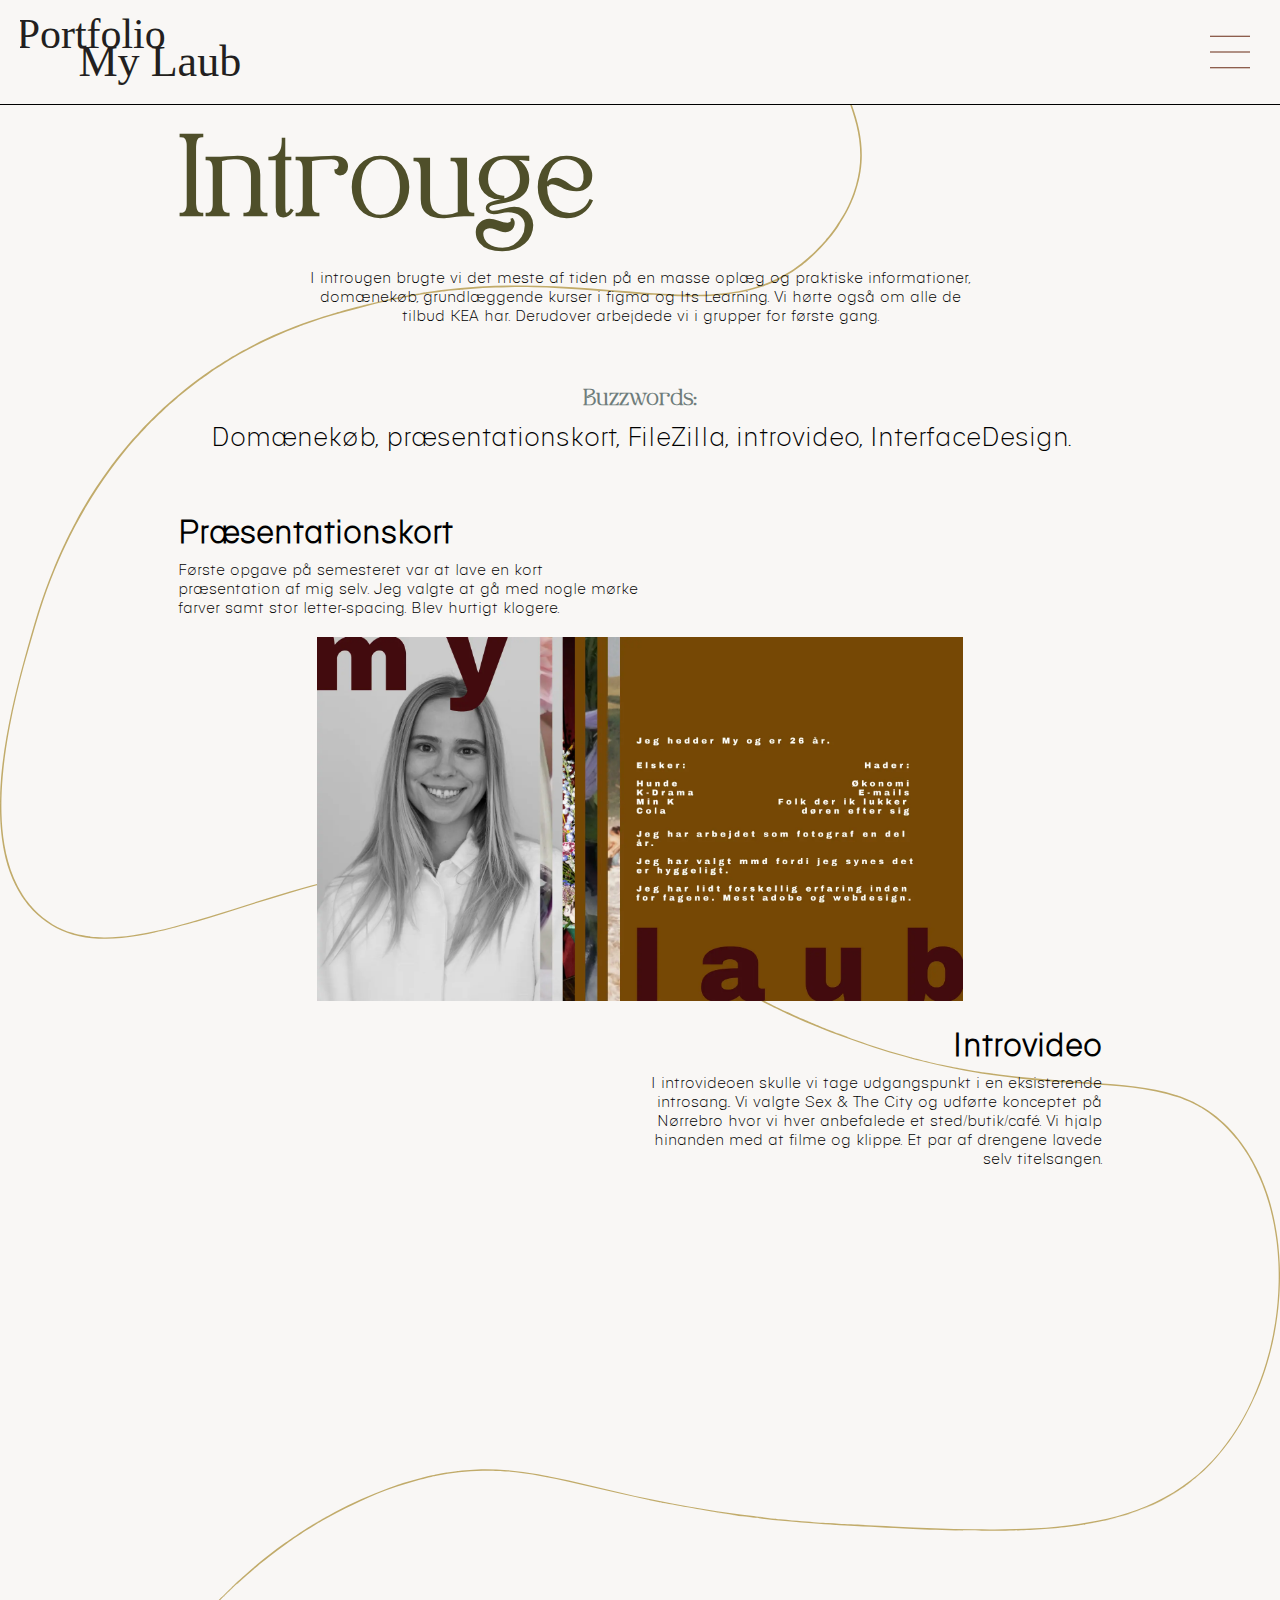
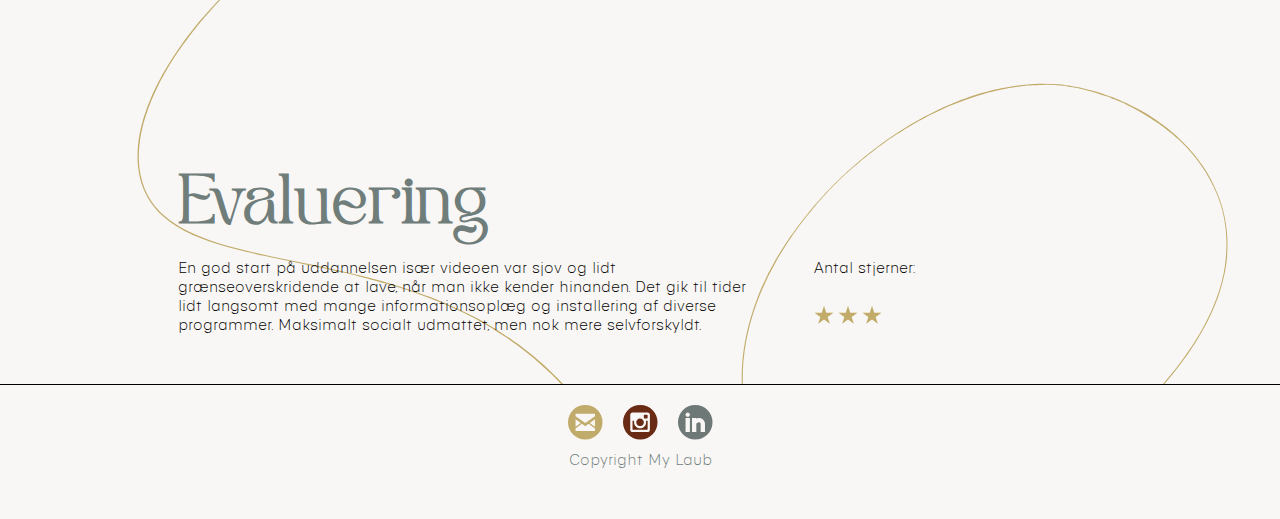
<file: introuge.html>
<!DOCTYPE html>
<html lang="da">
<head>
    <meta charset="UTF-8">
    <meta name="viewport" content="width=device-width, initial-scale=1.0">
    <title>Introuge</title>
    <link rel="stylesheet" href="stylesheet.css">
</head>
<body>
<header>
        <!-- <a href="index.html" class="portfolio-link">Portfolio</a> -->
        <div class="logo">
            <a href="index.html"> <img src="img/logo_sort.svg" alt="logo"></a>
           </div>
        <!-- Burger Menu Icon -->
        <img src="img/burger_icon.svg" alt="Burger Menu" class="burger_menu" id="burgerMenu">

        <div id="popupMenu" class="popup-menu">
            <button class="close-btn">&times;</button>
            <div class="links">
            <a href="index.html">Forside</a>
            <a href="Ommig.html">Om mig</a>
            <a href="introuge.html">Intro</a>
            <a href="grundlaeggende_web.html">Web</a>
            <a href="grunlaeggende_ux_ui.html">UX / UI</a>
            <a href="anitmation.html">Animation</a>
            <a href="virksomhedssite.html">Indholdsproduktion</a>
            <a href="portfolio.html">Portfolio</a>
            </div>
            
         
        </div>
</header>

<main>

    <section class="hero_tema">
        <h1>Introuge</h1>
        <div>
            <p>I introugen brugte vi det meste af tiden på en masse oplæg og praktiske informationer, domænekøb, grundlæggende kurser i figma og Its Learning. Vi hørte også om alle de tilbud KEA har. Derudover arbejdede vi i grupper for første gang.</p>
        </div>
    </section>

    <section class="buzzwords">
        <h3>Buzzwords:</h3>
        <h2>Domænekøb, præsentationskort, FileZilla, introvideo, InterfaceDesign.</h2>
    </section>

    <section class="process">

        
            <div class="left_grid">
                <h2>Præsentationskort</h2>
                <p>Første opgave på semesteret var at lave en kort præsentation af mig selv. Jeg valgte at gå med nogle mørke farver samt stor letter-spacing. Blev hurtigt klogere.</p>
            </div>
            <div class="left_grid_img">
                <img src="img/præsentationskort.webp" alt="Præsentationskort">
            </div>

        
            <div class="right_grid">
                <h2>Introvideo</h2>
                <p>I introvideoen skulle vi tage udgangspunkt i en eksisterende introsang.. Vi valgte Sex & The City og udførte konceptet på Nørrebro hvor vi hver anbefalede et sted/butik/café. Vi hjalp hinanden med at filme og klippe. Et par af drengene lavede selv titelsangen.</p>
            </div>
            <div class="right_grid_img">
                <iframe width="560" height="315" src="https://www.youtube.com/embed/so0isi7JbRQ?si=U3c3APH5D79uQ8Md" title="YouTube video player" frameborder="0" allow="accelerometer; autoplay; clipboard-write; encrypted-media; gyroscope; picture-in-picture; web-share" referrerpolicy="strict-origin-when-cross-origin" allowfullscreen></iframe>
            </div>
    
    </section>

    <Section class="evaluering">
        <h1>Evaluering</h1>

        <div class="evaluering_grid">
            <div>
                <p>En god start på uddannelsen især videoen var sjov og lidt grænseoverskridende at lave, når man ikke kender hinanden. Det gik til tider lidt langsomt med mange informationsoplæg og installering af diverse programmer. Maksimalt socialt udmattet, men nok mere selvforskyldt.</p>
            </div>
            <div>
                <p>Antal stjerner:</p>
                <svg xmlns="http://www.w3.org/2000/svg" width="39" height="36" viewBox="0 0 39 36" fill="none">
                    <path d="M19.5 0L23.878 13.4742H38.0456L26.5838 21.8017L30.9618 35.2758L19.5 26.9483L8.03819 35.2758L12.4162 21.8017L0.954397 13.4742H15.122L19.5 0Z" fill="#C1AB6A"/>
                    </svg>
                    <svg xmlns="http://www.w3.org/2000/svg" width="39" height="36" viewBox="0 0 39 36" fill="none">
                        <path d="M19.5 0L23.878 13.4742H38.0456L26.5838 21.8017L30.9618 35.2758L19.5 26.9483L8.03819 35.2758L12.4162 21.8017L0.954397 13.4742H15.122L19.5 0Z" fill="#C1AB6A"/>
                        </svg>
                        <svg xmlns="http://www.w3.org/2000/svg" width="39" height="36" viewBox="0 0 39 36" fill="none">
                            <path d="M19.5 0L23.878 13.4742H38.0456L26.5838 21.8017L30.9618 35.2758L19.5 26.9483L8.03819 35.2758L12.4162 21.8017L0.954397 13.4742H15.122L19.5 0Z" fill="#C1AB6A"/>
                            </svg>
            </div>
        </div>
    </Section>


</main>


<footer>
    <div class="sociale_links">
        <a href=""><img src="img/mail_icon.svg" alt=""></a>
     <a href="https://www.instagram.com/mylaub/"><img src="img/instagram_icon.svg" alt=""></a>
        <a href="https://dk.linkedin.com/in/my-laub-b43994232"><img src="img/linkenin_icon.svg" alt=""></a>
        
    </div>
    <p>Copyright My Laub</p>
    
</footer>
    

<script src="java.js"></script>
</body>
</html>
</file>
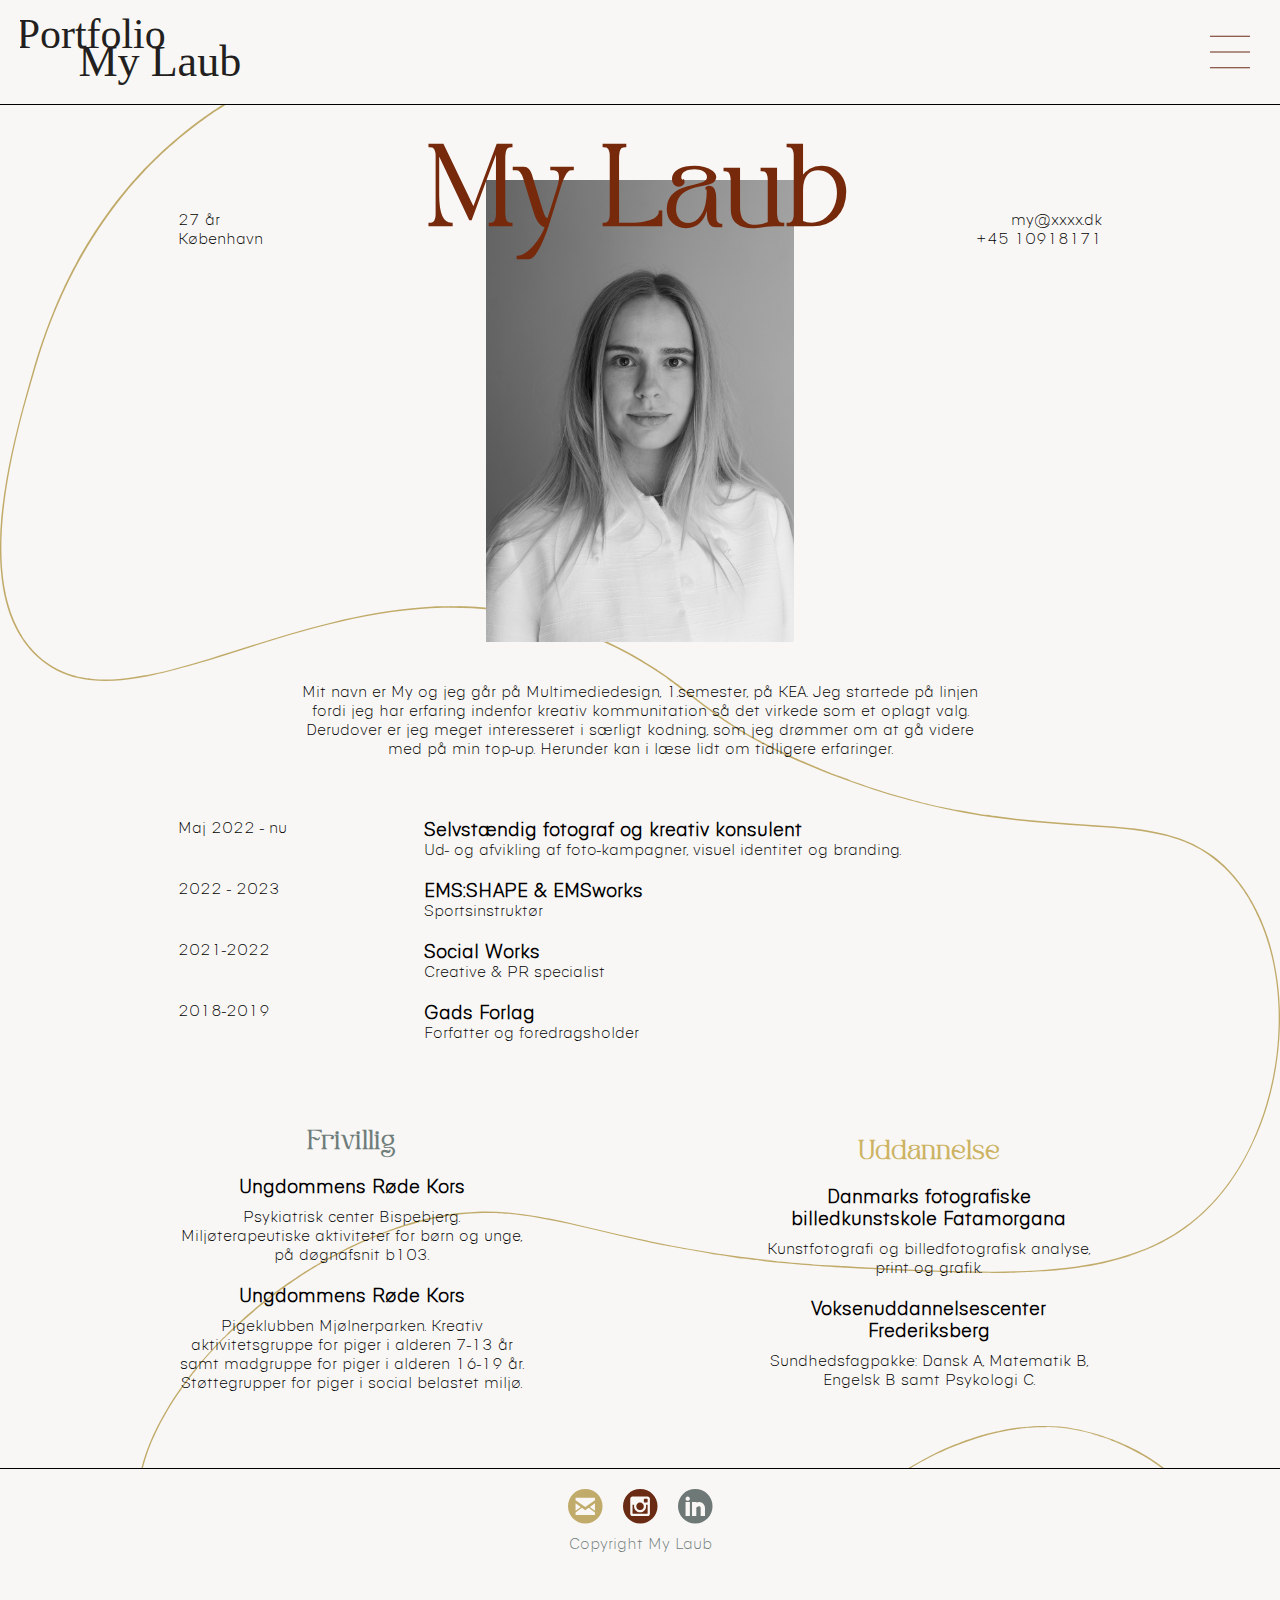
<file: Ommig.html>
<!DOCTYPE html>
<html lang="da">
<head>
    <meta charset="UTF-8">
    <meta name="viewport" content="width=device-width, initial-scale=1.0">
    <title>Om mig</title>
    <link rel="stylesheet" href="stylesheet.css">
</head>
<body>
<header>
        <!-- <a href="index.html" class="portfolio-link">Portfolio</a> -->
        <div class="logo">
            <a href="index.html"> <img src="img/logo_sort.svg" alt="logo"></a>
           </div>
        <!-- Burger Menu Icon -->
        <img src="img/burger_icon.svg" alt="Burger Menu" class="burger_menu" id="burgerMenu">

        <div id="popupMenu" class="popup-menu">
            <button class="close-btn">&times;</button>
            <div class="links">
            <a href="index.html">Forside</a>
            <a href="Ommig.html">Om mig</a>
            <a href="introuge.html">Intro</a>
            <a href="grundlaeggende_web.html">Web</a>
            <a href="grunlaeggende_ux_ui.html">UX / UI</a>
            <a href="anitmation.html">Animation</a>
            <a href="virksomhedssite.html">Indholdsproduktion</a>
            <a href="portfolio.html">Portfolio</a>
            </div>
            
         
        </div>
</header>

<main>

<section class="intro">
    <div>
        <h1>My Laub</h1>
    </div>

    <div class="info_billede">
        <div class="info_venstre">
            <p>27 år</p>
            <p>København</p>
        </div>
        <div>
            <img src="img/portraet.webp" alt="portræt">
        </div>
        <div class="info_hoejre">
            <p>my@xxxx.dk</p>
            <p>+45 10918171</p>
        </div>
    </div>
</section>

<section class="om_mig_beskrivelse">
    <p>Mit navn er My og jeg går på Multimediedesign, 1.semester, på KEA. Jeg startede på linjen fordi jeg har erfaring indenfor kreativ kommunitation så det virkede som et oplagt valg. Derudover er jeg meget interesseret i særligt kodning, som jeg drømmer om at gå videre med på min top-up. Herunder kan i læse lidt om tidligere erfaringer.</p>
</section>

<section class="erfaring">
    <div class="aarstal">
        <p>Maj 2022 - nu</p>
    </div>
    <div>
        <h3>Selvstændig fotograf og kreativ konsulent</h3>
        <p>Ud- og afvikling af foto-kampagner, visuel identitet og branding.</p>
    </div>

    <div class="aarstal">
        <p>2022 - 2023</p>
    </div>
    <div>
        <h3>EMS:SHAPE & EMSworks</h3>
        <p>Sportsinstruktør</p>
    </div>

    <div class="aarstal">
        <p>2021-2022</p>
    </div>
    <div>
        <h3>Social Works</h3>
        <p>Creative & PR specialist</p>
    </div>

    <div class="aarstal">
        <p>2018-2019</p>
    </div>
    <div>
        <h3>Gads Forlag</h3>
        <p>Forfatter og foredragsholder</p>
    </div>

</section>

<section class="frivillig_uddannelse">
<div class="frivillig">
    <h2>Frivillig</h2>

    <div>
        <h3>Ungdommens Røde Kors</h3>
        <p>Psykiatrisk center Bispebjerg. Miljøterapeutiske aktiviteter for børn og unge, på døgnafsnit b103.</p>
    </div>
    <div>
        <h3>Ungdommens Røde Kors</h3>
        <P>Pigeklubben Mjølnerparken.
        Kreativ aktivitetsgruppe for piger i alderen 7-13 år samt madgruppe for piger i alderen 16-19 år. Støttegrupper for piger i social belastet miljø.</P>
    </div>
</div>

<div class="uddannelse">
    <h2>Uddannelse</h2>

    <div>
        <h3>Danmarks fotografiske billedkunstskole Fatamorgana</h3>
        <p>Kunstfotografi og billedfotografisk analyse, print og grafik.</p>
    </div>
    <div>
        <h3>Voksenuddannelsescenter Frederiksberg</h3>
        <P>Sundhedsfagpakke: Dansk A, Matematik B, Engelsk B samt Psykologi C.</P>
    </div>
</div>
</section>

</main>


<footer>
    <div class="sociale_links">
        <a href=""><img src="img/mail_icon.svg" alt=""></a>
     <a href="https://www.instagram.com/mylaub/"><img src="img/instagram_icon.svg" alt=""></a>
        <a href="https://dk.linkedin.com/in/my-laub-b43994232"><img src="img/linkenin_icon.svg" alt=""></a>
        
    </div>
    <p>Copyright My Laub</p>
    
</footer>
    

<script src="java.js"></script>
</body>
</html>
</file>
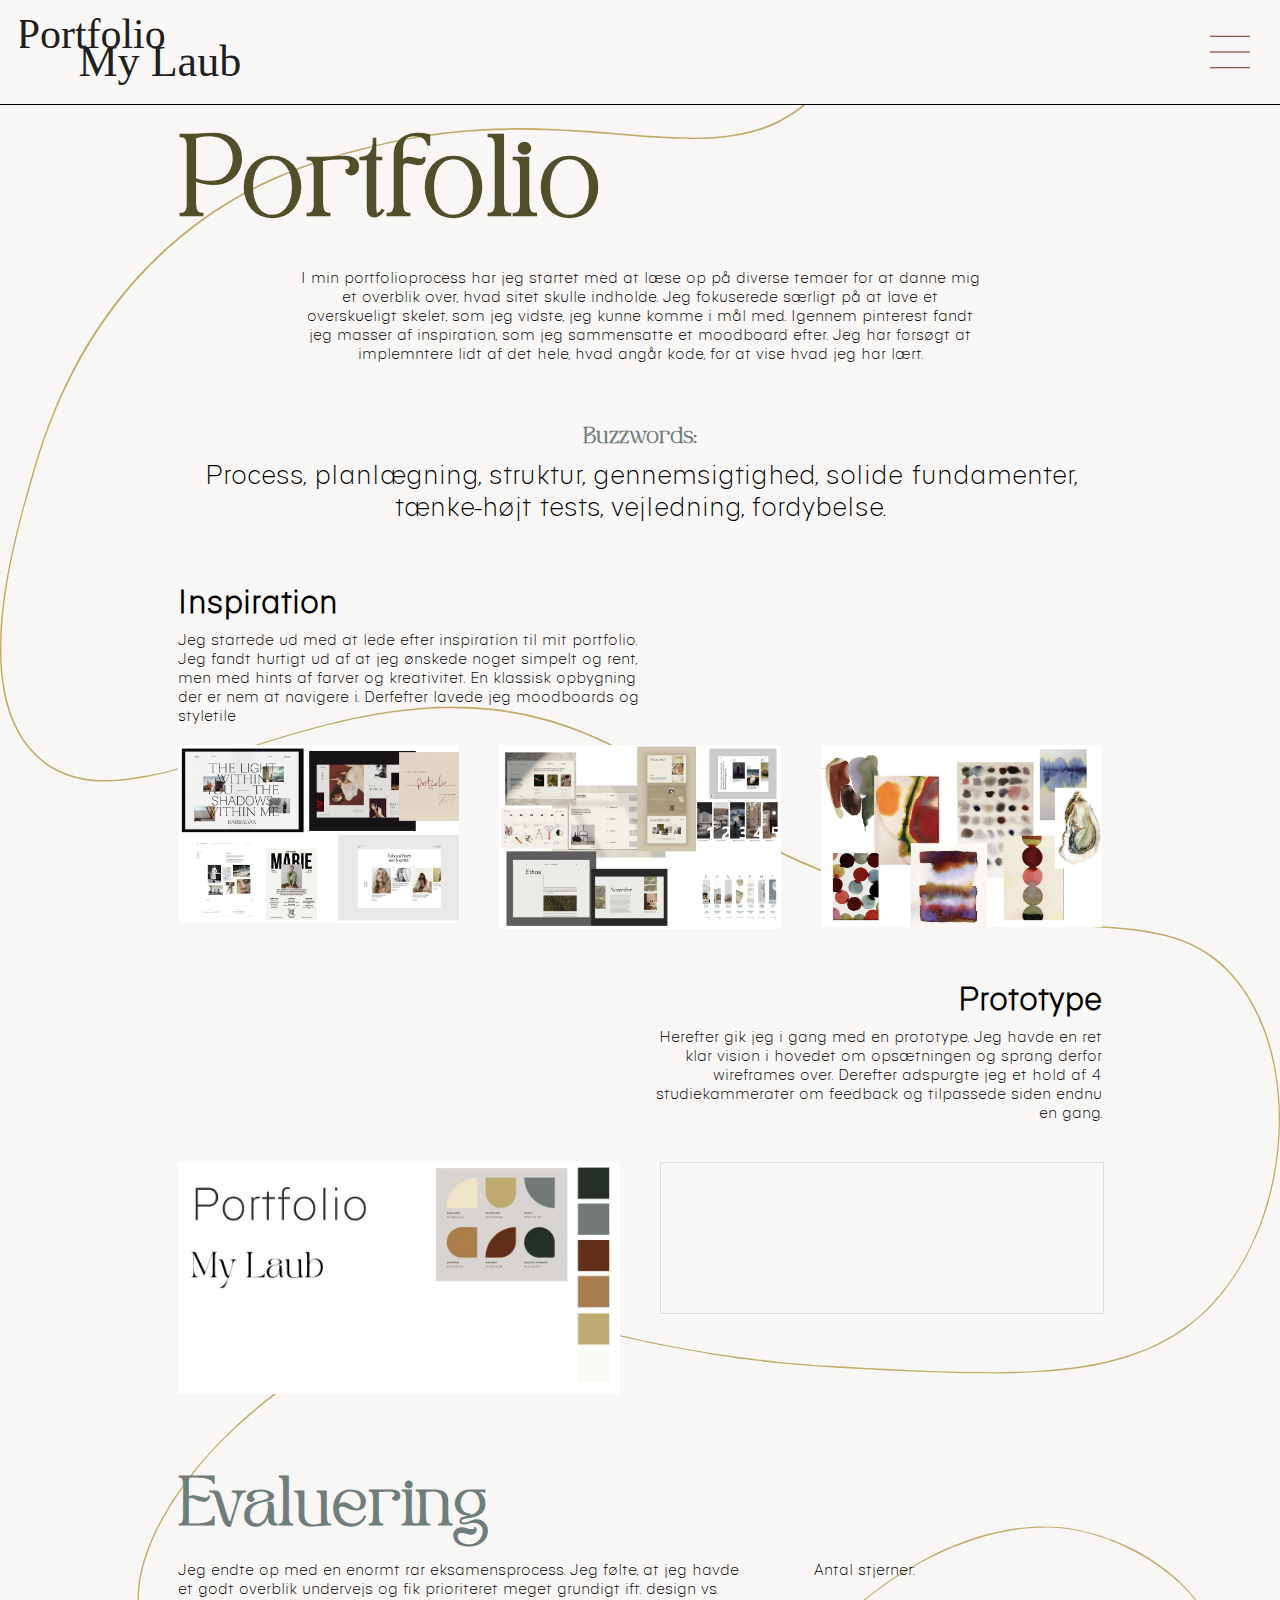
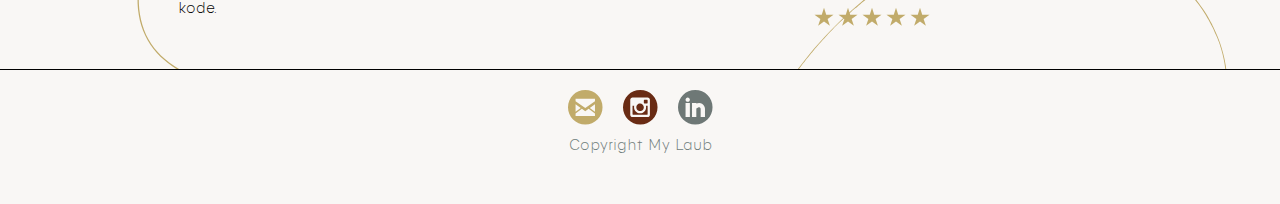
<file: portfolio.html>
<!DOCTYPE html>
<html lang="da">
<head>
    <meta charset="UTF-8">
    <meta name="viewport" content="width=device-width, initial-scale=1.0">
    <title>Portfolio</title>
    <link rel="stylesheet" href="stylesheet.css">
</head>
<body>
<header>
        <!-- <a href="index.html" class="portfolio-link">Portfolio</a> -->
        <div class="logo">
            <a href="index.html"> <img src="img/logo_sort.svg" alt="logo"></a>
           </div>
        <!-- Burger Menu Icon -->
        <img src="img/burger_icon.svg" alt="Burger Menu" class="burger_menu" id="burgerMenu">

        <div id="popupMenu" class="popup-menu">
            <button class="close-btn">&times;</button>
            <div class="links">
            <a href="index.html">Forside</a>
            <a href="Ommig.html">Om mig</a>
            <a href="introuge.html">Intro</a>
            <a href="grundlaeggende_web.html">Web</a>
            <a href="grunlaeggende_ux_ui.html">UX / UI</a>
            <a href="anitmation.html">Animation</a>
            <a href="virksomhedssite.html">Indholdsproduktion</a>
            <a href="portfolio.html">Portfolio</a>
            </div>
            
         
        </div>
</header>

<main>

    <section class="hero_tema">
        <h1>Portfolio</h1>
        <div>
            <p>I min portfolioprocess har jeg startet med at læse op på diverse temaer for at danne mig et overblik over, hvad sitet skulle indholde. Jeg fokuserede særligt på at lave et overskueligt skelet, som jeg vidste, jeg kunne komme i mål med. Igennem pinterest fandt jeg masser af inspiration, som jeg sammensatte et moodboard efter. Jeg har forsøgt at implemntere lidt af det hele, hvad angår kode, for at vise hvad jeg har lært.</p>
        </div>
    </section>

    <section class="buzzwords">
        <h3>Buzzwords:</h3>
        <h2>Process, planlægning, struktur, gennemsigtighed, solide fundamenter, tænke-højt tests, vejledning, fordybelse.</h2>
    </section>
    <section class="process">
            <div class="left_grid">
                <h2>Inspiration</h2>
                <p>Jeg startede ud med at lede efter inspiration til mit portfolio. Jeg fandt hurtigt ud af at jeg ønskede noget simpelt og rent, men med hints af farver og kreativitet. En klassisk opbygning der er nem at navigere i. Derfefter lavede jeg moodboards og styletile</p>
            </div>
            <div class="inspiration_img">
                <img src="img/portfolio_mood.webp" alt="moodboard">
                <img src="img/portfolio_mood2.webp" alt="moodboard">
                <img src="img/portfolio_farver.webp" alt="farveinspiration">
            </div>


        
            <div class="right_grid">
                <h2>Prototype</h2>
                <p>Herefter gik jeg i gang med en prototype. Jeg havde en ret klar vision i hovedet om opsætningen og sprang derfor wireframes over. Derefter adspurgte jeg et hold af 4 studiekammerater om feedback og tilpassede siden endnu en gang.</p>
            </div>
            <div class="right_grid_img2">
                <img src="img/portfolio_styletile.webp" alt="sitemap">
                <iframe style="border: 1px solid rgba(0, 0, 0, 0.1);" width="800" height="450" src="https://embed.figma.com/design/F2FwEH3nDVPii0R4Hm4rRh/Portfolio-wireframe?node-id=0-1&embed-host=share" allowfullscreen></iframe>
            </div>
        

    </section>

    <Section class="evaluering">
        <h1>Evaluering</h1>

        <div class="evaluering_grid">
            <div>
                <p>Jeg endte op med en enormt rar eksamensprocess. Jeg følte, at jeg havde et godt overblik undervejs og fik prioriteret meget grundigt ift. design vs. kode.
                </p>
            </div>
            <div>
                <p>Antal stjerner:</p>
                <svg xmlns="http://www.w3.org/2000/svg" width="39" height="36" viewBox="0 0 39 36" fill="none">
                    <path d="M19.5 0L23.878 13.4742H38.0456L26.5838 21.8017L30.9618 35.2758L19.5 26.9483L8.03819 35.2758L12.4162 21.8017L0.954397 13.4742H15.122L19.5 0Z" fill="#C1AB6A"/>
                    </svg>
                    <svg xmlns="http://www.w3.org/2000/svg" width="39" height="36" viewBox="0 0 39 36" fill="none">
                        <path d="M19.5 0L23.878 13.4742H38.0456L26.5838 21.8017L30.9618 35.2758L19.5 26.9483L8.03819 35.2758L12.4162 21.8017L0.954397 13.4742H15.122L19.5 0Z" fill="#C1AB6A"/>
                        </svg>
                        <svg xmlns="http://www.w3.org/2000/svg" width="39" height="36" viewBox="0 0 39 36" fill="none">
                            <path d="M19.5 0L23.878 13.4742H38.0456L26.5838 21.8017L30.9618 35.2758L19.5 26.9483L8.03819 35.2758L12.4162 21.8017L0.954397 13.4742H15.122L19.5 0Z" fill="#C1AB6A"/>
                            </svg>
                            <svg xmlns="http://www.w3.org/2000/svg" width="39" height="36" viewBox="0 0 39 36" fill="none">
                                <path d="M19.5 0L23.878 13.4742H38.0456L26.5838 21.8017L30.9618 35.2758L19.5 26.9483L8.03819 35.2758L12.4162 21.8017L0.954397 13.4742H15.122L19.5 0Z" fill="#C1AB6A"/>
                                </svg>
                                <svg xmlns="http://www.w3.org/2000/svg" width="39" height="36" viewBox="0 0 39 36" fill="none">
                                    <path d="M19.5 0L23.878 13.4742H38.0456L26.5838 21.8017L30.9618 35.2758L19.5 26.9483L8.03819 35.2758L12.4162 21.8017L0.954397 13.4742H15.122L19.5 0Z" fill="#C1AB6A"/>
                                    </svg>
            </div>
        </div>
    </Section>


</main>


<footer>
    <div class="sociale_links">
        <a href=""><img src="img/mail_icon.svg" alt=""></a>
     <a href="https://www.instagram.com/mylaub/"><img src="img/instagram_icon.svg" alt=""></a>
        <a href="https://dk.linkedin.com/in/my-laub-b43994232"><img src="img/linkenin_icon.svg" alt=""></a>
        
    </div>
    <p>Copyright My Laub</p>
    
</footer>
    

<script src="java.js"></script>
</body>
</html>
</file>
<file: stylesheet.css>
body {
  background-color: var(--hvid);
}

html {
  scroll-behavior: smooth;
  scroll-padding-top: 200px;
  --hvid: #f9f7f5;
  --gul: #ccb363;
  --blaa: #6f7d7b;
  --copper: #c27e35;
  --roed: #76290b;
  --groen: #1e3226;
  --lysgroen: #4f4f2a;
}

@font-face {
  font-family: "Genera";
  src: url("fonts/Genera.woff2") format("woff2"), url("fonts/Genera.woff") format("woff"), url("fonts/Genera.otf") format("opentype");
  font-weight: normal;
  font-style: normal;
}

@font-face {
  font-family: "tan-pearl";
  src: url("fonts/tan-pearl.woff2") format("woff2"), url("fonts/tan-pearl.woff") format("woff"), url("fonts/tan-pearl.otf") format("opentype");
  font-weight: normal;
  font-style: normal;
}

/* HEADER */
.portfolio-link {
  font-family: "genera";
  font-size: 2.4rem;
  color: black;
  text-decoration: none;
  display: inline-block;
  cursor: pointer;
}

header {
  display: flex;
  justify-content: space-around;
  position: fixed;
  z-index: 10;
  padding: 2% 0%;
  gap: 100px;
  width: 100%;
  background: var(--hvid);
  border-bottom: 1px solid black;
}
.logo {
  display: flex;
  align-items: center;
}

.logo img {
  width: auto;
  height: 50px;
}
header img {
  align-items: right;
}

.burger_menu {
  width: 40px;
  height: auto;
  cursor: pointer;
  margin-top: 0px;
}

.popup-menu {
  display: none;
  position: fixed;
  top: 0;
  right: 0;
  width: 100%;
  height: 100%;
  background-color: var(--hvid);
  z-index: 1000;
  display: flex;
  justify-content: flex-start;
  align-items: flex-end;
  flex-direction: column;
}

.links a {
  font-family: "Genera", sans-serif;
  font-size: 1.5em;
  color: black;
  text-decoration: none;
  margin: 10px;
  text-align: right;
  width: 100%;
  cursor: pointer;
  padding-right: 20px;
  padding-top: 0;
}

.links {
  display: flex;
  justify-content: flex-start;
  align-items: flex-end;
  flex-direction: column;
  font-family: "Genera", sans-serif;
  font-size: 1em;
  color: black;
  text-decoration: none;
  margin: 50px;
  text-align: right;
  width: 100%;
  cursor: pointer;

  padding-top: 0;
}

.popup-menu a:hover {
  color: var(--copper);
}

/*  (X) knap */
.close-btn {
  position: absolute;
  top: 20px;
  right: 20px;
  font-size: 2em;
  font-weight: 100;
  cursor: pointer;
  background: none;
  border: none;
  color: var(--roed);
  z-index: 1100;
  margin-bottom: 20px;
}
/* HEADER */

/* Generel CSS */

* {
  margin: 0;
  padding: 0;
}

.hero {
  padding-top: 70px;
  position: relative;
  align-items: center;
  justify-content: center;
  text-align: center;
}

.hero_img img {
  max-width: 100%;
  height: auto;
  margin: 0 auto;
  display: block;
}

.hero_text {
  font-family: "tan-pearl";
  font-size: 2rem;
  color: var(--lysgroen);
  text-align: center;
  word-wrap: break-word;
}

main {
  max-width: 1200px;
  width: 80%;
  margin: 0 auto;
}
body {
  background-image: url("img/stregtegning.svg");
  background-repeat: no-repeat;
  background-size: cover;
  background-position: center;
  background-position: fixed;
}

section {
  margin-left: 25px;
  margin-right: 25px;
}

p {
  font-family: "genera";
  color: black;
}

h2 {
  font-family: "genera";
  font-size: 2rem;
}

h3 {
  font-family: "Genera";
}

/* Generel CSS */

/* Indhold */

.indhold {
  margin-top: 50px;
  text-align: center;
}
.indhold h2 {
  padding-bottom: 20px;
}

.tal-section {
  display: grid;
  grid-template-columns: repeat(3, 1fr);
  gap: 2rem;
  text-align: center;
  margin: 2rem 0;
}

.tal-item h1 {
  font-family: "tan-pearl", sans-serif;
  font-size: 4rem;
  margin-bottom: 0.5rem;
}

.tal-item h1 a {
  text-decoration: none;
  transition: color 0.3s ease-in-out;
}

.tal-item p {
  font-family: "Genera", sans-serif;
  color: black;
}

.tal-item h1 a:hover {
  color: black;
}

.tal-item:nth-child(1) h1 a {
  color: var(--groen);
}
.tal-item:nth-child(2) h1 a {
  color: var(--gul);
}
.tal-item:nth-child(3) h1 a {
  color: var(--roed);
}
.tal-item:nth-child(4) h1 a {
  color: var(--copper);
}
.tal-item:nth-child(5) h1 a {
  color: var(--blaa);
}
.tal-item:nth-child(6) h1 a {
  color: var(--lysgroen);
}

/* Indhold */

/* Om mig */

.om_mig {
  text-align: center;
  margin-top: 50px;
}
.om_mig_grid {
  margin-top: 20px;
  gap: 20px;
  margin-bottom: 20px;
}
.om_mig p {
  padding-bottom: 20px;
}

.om_mig_grid img {
  padding-top: 20px;
  width: 70%;
}

.knap {
  display: inline-block;
  font-family: "tan-pearl", sans-serif;
  font-size: 0.7rem;
  color: var(--blaa);
  text-decoration: none;
  text-align: center;
  padding: 10px 20px;
  border: 1px solid var(--roed);
  background-color: var(--hvid);
  cursor: pointer;
}

.knap:hover {
  background-color: var(--roed);
  color: var(--hvid);
}
.knap_tema_right {
  padding-top: 20px;
  display: inline-block;
  font-family: "tan-pearl", sans-serif;
  font-size: 0.7rem;
  color: var(--blaa);
  text-decoration: none;
  text-align: center;
  padding: 10px 20px;
  border: 1px solid var(--roed);
  background-color: var(--hvid);
  cursor: pointer;
  margin-bottom: 20px;
  grid-column: 2;
  justify-self: end;
}

.knap_tema_right:hover {
  background-color: var(--roed);
  color: var(--hvid);
}

/* Om mig */

/* Footer */

footer {
  background-color: var(--hvid);
  padding: 20px 0;
  border-top: 1px solid black;
}

.sociale_links {
  display: flex;
  gap: 20px;
  justify-content: center;
}
.sociale_links img {
  display: flex;
  gap: 15px;
}
footer p {
  font-family: "Genera", sans-serif;
  font-size: 1rem;
  color: var(--blaa);
  margin-top: 10px;
  text-align: center;
  padding-bottom: 30px;
}

/* Footer */

/* ******************************** */
/* ***************   OM MIG   ***************** */

.intro {
  position: relative;
  text-align: center;
  padding-top: 88px;
}

.intro h1 {
  font-family: "tan-pearl";
  font-size: 2.7rem;
  text-align: center;
  color: var(--roed);
  position: absolute;
  top: 34%;
  left: 3%;
  z-index: 2;
}

.info_billede {
  position: relative;
  display: grid;
  grid-template-columns: repeat(3, 1fr);
}
.info_hoejre {
  text-align: right;
  font-size: 0.7rem;
  padding-top: 60px;
}
.info_venstre {
  text-align: left;
  font-size: 0.7rem;
  padding-top: 60px;
}

.info_billede img {
  width: 100%;
  margin-top: -20px;
  display: block;
  height: auto;
  padding-top: 50px;
}

.om_mig_beskrivelse {
  text-align: center;
  padding: 10px;
}

.erfaring {
  /* padding: 20px; */
  margin-top: 20px;
  display: grid;
  grid-template-columns: 1fr 3fr;
  gap: 20px;
}

.aarstal p {
  font-size: 0.7rem;
}

.frivillig_uddannelse {
  padding-top: 20px;
  text-align: center;
  /* padding: 15px; */
  padding-bottom: 30px;
}

.frivillig_uddannelse h2 {
  font-family: "tan-pearl";
  font-size: 1.2rem;
  margin-top: 10px;
}

.frivillig h2 {
  color: var(--blaa);
}

.uddannelse h2 {
  color: var(--gul);
  margin-top: 20px;
}

.frivillig_uddannelse h3 {
  margin-top: 20px;
}

.frivillig_uddannelse p {
  margin-top: 10px;
}

/* ***************   OM MIG   ***************** */

/* ***************   INTROUGE   ***************** */

.hero_tema h1 {
  font-family: "tan-pearl";
  font-size: 2.3rem;
  color: var(--lysgroen);
  padding-bottom: 20px;
}

.hero_tema {
  padding-top: 80px;
  text-align: center;
}

.buzzwords {
  padding-top: 30px;
  padding-bottom: 10px;
  text-align: center;
}

.buzzwords h3 {
  font-family: "tan-pearl";
  font-size: 1rem;
  color: var(--blaa);
}

.buzzwords h2 {
  padding-top: 10px;
  font-size: 1.7rem;
  font-weight: 100;
  padding-bottom: 20px;
}

.process {
  text-align: center;
  /* padding-bottom: 30px; */
}
/* .process h2 {
  padding-top: 20px;
} */

.process p {
  padding-top: 10px;
  padding-bottom: 20px;
}

.process img {
  width: 100%;
}

.process iframe {
  width: 100%;
  height: auto;
}

.video_700px {
  display: none;
}

.evaluering_grid {
  padding-top: 20px;
  padding-bottom: 30px;
  text-align: center;
}

.evaluering h1 {
  font-family: "tan-pearl";
  font-size: 2rem;
  color: var(--blaa);
  text-align: center;
  padding-top: 20px;
}

.evaluering p {
  padding-bottom: 20px;
}

.evaluering svg {
  width: 20px;
}

/* ***************   INTROUGE   ***************** */

/* ***************   GRUNDLÆGGENDE WEB   ***************** */

.hero_tema h1 {
  word-wrap: break-word;
  line-height: 1.6;
}

.process img {
  padding-bottom: 20px;
  width: 100%;
  height: auto;
}

.figma_design img {
  width: 100%;
  height: auto;
}

.knap_tema {
  padding-top: 20px;
  display: inline-block;
  font-family: "tan-pearl", sans-serif;
  font-size: 0.7rem;
  color: var(--blaa);
  text-decoration: none;
  text-align: center;
  padding: 10px 20px;
  border: 1px solid var(--roed);
  background-color: var(--hvid);
  cursor: pointer;
  margin-bottom: 20px;
}
.knap_tema:hover {
  background-color: var(--roed);
  color: var(--hvid);
}

.mincomputer_700px {
  display: none;
}

.figmadesign2 {
  text-align: center;
}
.figmadesign2 h2 {
  padding-bottom: 20px;
}

.figmadesign2 p {
  padding-bottom: 20px;
}
.figmadesign2 img {
  width: 100%;
}
/* ***************   GRUNDLÆGGENDE WEB   ***************** */

/* ***************   GRUNDLÆGGENDE UX / UI   ***************** */

/* ***************   GRUNDLÆGGENDE UX / UI   ***************** */

/* ***************   ANIMATION   ***************** */

/* ***************   ANIMATION   ***************** */

/* ***************   INDHOLD   ***************** */

/* ***************   INDHOLD   ***************** */

/* ***************   PORTFOLIO   ***************** */

/* ***************   PORTFOLIO   ***************** */

/* ***************   MEDIA  ***************** */
@media (min-width: 700px) {
  header h1 {
    font-family: "genera";
  }

  header {
    display: flex;
    justify-content: space-between;
    position: fixed;
    padding: 0% 0%;
    padding-left: 20px;
    gap: 100px;
    width: 100%;
    background: var(--hvid);

    border-bottom: 1px solid black;
  }

  .logo {
    flex-shrink: 0;
    display: flex;
    align-items: center;
  }

  .logo img {
    width: auto;
    height: 100px;
  }

  .burger_menu {
    width: 40px;
    height: auto;
    cursor: pointer;
    margin-top: 0px;
    padding-right: 50px;
    align-items: right;
  }
  .popup-menu {
    display: none;
    position: fixed;
    top: 0;
    right: 0;
    width: 25%;
    height: 100%;
    background-color: var(--hvid);
    z-index: 1000;
    display: flex;
    justify-content: flex-start;
    align-items: flex-end;
    flex-direction: column;
    padding: 20px;
    border-left: 1px solid black;
  }

  /* ***************   FORSIDE   ***************** */

  .hero {
    padding-top: 100px;
    display: grid;
    grid-template-columns: 1fr 1fr;
    position: relative;
    align-items: center;
    justify-content: center;
    text-align: center;
  }

  .hero_img img {
    max-width: 100%;
    height: auto;
    margin: 0 auto;
    display: block;
  }

  .hero_text {
    font-family: "tan-pearl";
    position: absolute;
    bottom: 20px;
    font-size: 5rem;
    color: var(--lysgroen);
    text-align: right;
    justify-self: end;
    word-wrap: break-word;
  }

  .knap_tema_right {
    padding-top: 20px;
    display: inline-block;
    font-family: "tan-pearl", sans-serif;
    font-size: 0.7rem;
    color: var(--blaa);
    text-decoration: none;
    text-align: center;
    padding: 10px 20px;
    border: 1px solid var(--roed);
    background-color: var(--hvid);
    cursor: pointer;
    margin-bottom: 20px;
    grid-column: 2;
    justify-self: end;
  }

  .knap_tema_right:hover {
    background-color: var(--roed);
    color: var(--hvid);
  }

  section {
    margin-left: 50px;
    margin-right: 50px;
  }

  .tal-section {
    grid-template-columns: repeat(3, 1fr);
    gap: 3rem;
  }

  .tal-item {
    display: flex;
    flex-direction: row;
    justify-content: center;
    align-items: top;
    gap: 1rem;
  }

  .tal-item h1 {
    font-size: 5rem;
  }

  .tal-item p {
    font-size: 1.2rem;
    text-align: left;
  }

  .om_mig {
    padding: 40px 20px;
    max-width: 1200px;
  }

  .om_mig h2 {
    text-align: left;
  }

  .om_mig_grid {
    display: grid;
    grid-template-columns: 1fr 1fr;
    gap: 40px;
    align-items: center;
    align-items: start;
    text-align: left;
  }

  .om_mig p {
    text-align: left;
    padding-bottom: 20px;
  }

  .om_mig_foto {
    justify-self: end;
  }

  .om_mig_foto img {
    width: 100%;
    max-width: 400px;
    height: auto;
  }
  /* ***************   FORSIDE   ***************** */

  .indhold {
    display: grid;
    grid-template-columns: 1fr 1fr;
    align-items: center;
    gap: 20px;
    padding-bottom: 30px;
  }

  .indhold p {
    grid-column: 2 / 3;
    text-align: right;
    justify-self: end;
  }

  .indhold h2 {
    grid-column: 1 / 2;
    text-align: left;
    justify-self: start;
    max-width: 400px;
  }

  /* ***************   OM MIG   ***************** */

  .intro {
    position: relative;
    text-align: center;
    padding-top: 150px;
  }

  .intro h1 {
    position: absolute;
    font-size: 5rem;
    top: 17%;
    left: 27%;
    padding-top: 30px;
    align-items: center;
    z-index: 2;
  }

  .info_billede {
    position: relative;
  }
  .info_billede img {
    display: block;
    width: 100%;
    height: auto;
    padding-top: 50px;
  }

  .info_hoejre {
    font-size: 1rem;
  }

  .info_venstre {
    font-size: 1rem;
  }

  .aarstal p {
    font-size: 1rem;
  }

  .om_mig_beskrivelse {
    text-align: center;
    padding: 40px;
  }

  .frivillig_uddannelse {
    display: grid;
    grid-template-columns: 1fr 1fr;
    gap: 230px;
    padding: 76px 0;
  }

  /* ***************   OM MIG   ***************** */

  .om_mig_beskrivelse {
    padding-left: 120px;
    padding-right: 120px;
  }

  /* ***************   INTROUGE   ***************** */
  .hero_tema {
    padding-top: 120px;
  }

  .hero_tema h1 {
    font-size: 5rem;
    text-align: left;
  }

  .hero_tema p {
    text-align: center;
    padding-left: 120px;
    padding-right: 120px;
  }

  .buzzwords {
    padding-top: 63px;
  }
  .process {
    padding-top: 30px;
  }
  .left_grid {
    text-align: left;
    width: 50%;
  }

  .left_grid_img img {
    width: 70%;
  }

  .left_grid_img2 {
    display: grid;
    grid-template-columns: 1fr 1fr;
    gap: 40px;
    align-items: start;
    text-align: left;
    margin-bottom: 40px;
  }
  .left_grid_img2 iframe {
    width: 100%;
    aspect-ratio: 16 / 9;
    height: auto;
  }

  .right_grid {
    display: grid;
    grid-template-columns: 1fr 1fr;
    align-items: start;
    text-align: left;
    margin-bottom: 20px;
  }

  .right_grid h2,
  .right_grid p {
    grid-column: 2;
    text-align: right;
    justify-self: end;
  }

  .right_grid_img img {
    width: 70%;
  }
  .left_grid img {
    width: 70%;
  }

  .right_grid_img2 {
    display: grid;
    grid-template-columns: 1fr 1fr;
    gap: 40px;
    align-items: start;
    text-align: left;
    margin-bottom: 40px;
  }

  .right_grid iframe {
    width: 100%;
    aspect-ratio: 16 / 9;
    height: auto;
    grid-column: 1;
  }

  .evaluering h1 {
    text-align: left;
    font-size: 3rem;
  }
  .evaluering_grid {
    display: grid;
    grid-template-columns: 2fr 1fr;
    text-align: left;
    gap: 60px;
  }

  /* ***************   INTROUGE   ***************** */

  /* ***************   GRUNDLÆGGENDE WEB  ***************** */

  .knap_tema_ {
    justify-items: center;
  }

  .figmadesign2 h2 {
    text-align: left;
  }
  .figmadesign2 p {
    text-align: left;
  }

  .designgitter {
    display: grid;
    grid-template-columns: 1fr 1fr;
    gap: 40px;
  }

  .figmadesign2 img {
    width: 100%;
    justify-content: center;
  }

  /* ***************   GRUNDLÆGGENDE WEB  ***************** */
  /* ***************   GRUNDLÆGGENDE UX / UI  ***************** */

  /* ***************   GRUNDLÆGGENDE UX / UI  ***************** */

  /* ***************   ANIMATION  ***************** */

  /* ***************   ANIMATION  ***************** */
  /* ***************   VIRKSOMHEDSSITE  ***************** */

  .left_grid_img iframe {
    width: 100%;
    aspect-ratio: 16 / 9;
    height: auto;
    grid-column: 1;
    padding-bottom: 20px;
  }

  .right_grid_img iframe {
    width: 100%;
    aspect-ratio: 16 / 9;
    height: auto;
    grid-column: 1;
    padding-bottom: 20px;
  }

  .zeymer_galleri {
    display: grid;
    grid-template-columns: repeat(auto-fit, minmax(150px, 1fr));
    gap: 20px;
    margin: 40px auto;
    max-width: 1200px;
    padding: 0 20px;
  }

  .zeymer_galleri img {
    width: 100%;
    height: auto;
    display: block;
  }

  /* ***************   VIRKSOMHEDSSITE  ***************** */

  /* ***************   PORTFOLIO  ***************** */
  .inspiration_tekst {
    text-align: left;
    width: 50%;
  }

  .inspiration_img {
    display: grid;
    grid-template-columns: repeat(3, 1fr);
    text-align: left;
    gap: 40px;
    align-items: start;
    padding-bottom: 30px;

    justify-content: space-between;
  }
  .inspiration_img img {
    width: 100%;
  }

  .portfolio_prototype h2,
  .portfolio_prototype p {
    grid-column: 2;
    text-align: right;
  }

  .galleri_2 iframe {
    width: 100%;
    aspect-ratio: 16 / 9;
    height: auto;
  }

  .galleri_2 {
    display: grid;
    grid-template-columns: 1fr 1fr;
  }

  /* ***************   PORTFOLIO  ***************** */
}

/* ***************   MEDIA  ***************** */
</file>
